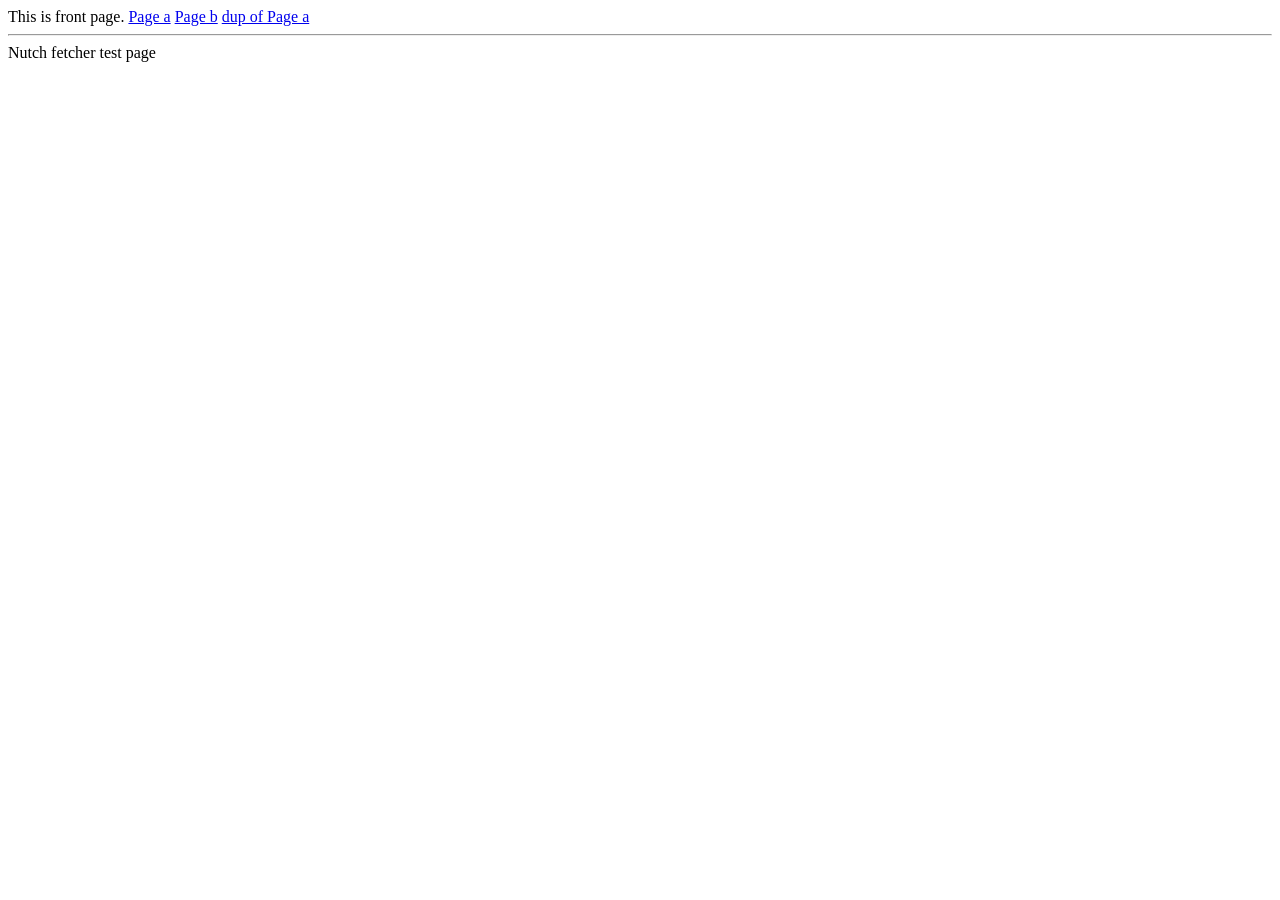
<file: nutch-demo/src/testresources/fetch-test-site/index.html>
<html>
 <head>
  <title>front page</title>
 </head>
<body>
This is front page.
<a href="pagea.html">Page a</a>
<a href="pageb.html">Page b</a>
<a href="dup_of_pagea.html">dup of Page a</a>
<hr>
Nutch fetcher test page
</body>
</html>
</file>
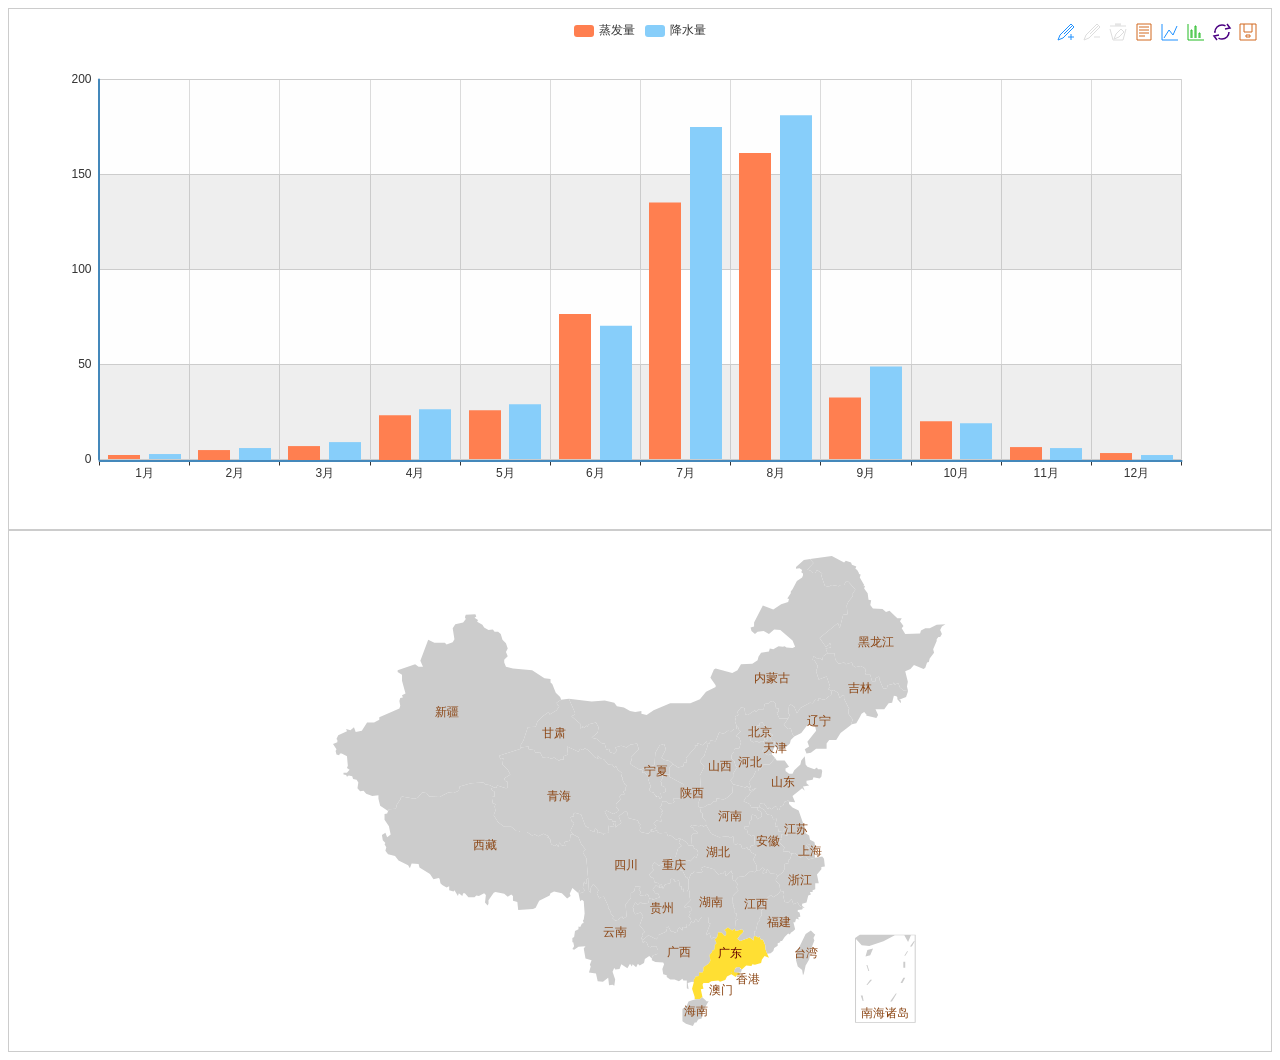
<file: webapp-demo/src/main/webapp/javascript/echarts-2.2.4/doc/example/www/index.html>
﻿<!DOCTYPE html>
<html lang="en">
<head>
    <meta charset="utf-8">
    <title>ECharts</title>
</head>

<body>
    <!--Step:1 Prepare a dom for ECharts which (must) has size (width & hight)-->
    <!--Step:1 为ECharts准备一个具备大小（宽高）的Dom-->
    <div id="main" style="height:500px;border:1px solid #ccc;padding:10px;"></div>
    <div id="mainMap" style="height:500px;border:1px solid #ccc;padding:10px;"></div>
    
    <!--Step:2 Import echarts.js-->
    <!--Step:2 引入echarts.js-->
    <script src="js/echarts.js"></script>
    
    <script type="text/javascript">
    // Step:3 conifg ECharts's path, link to echarts.js from current page.
    // Step:3 为模块加载器配置echarts的路径，从当前页面链接到echarts.js，定义所需图表路径
    require.config({
        paths: {
            echarts: './js'
        }
    });
    
    // Step:4 require echarts and use it in the callback.
    // Step:4 动态加载echarts然后在回调函数中开始使用，注意保持按需加载结构定义图表路径
    require(
        [
            'echarts',
            'echarts/chart/bar',
            'echarts/chart/line',
            'echarts/chart/map'
        ],
        function (ec) {
            //--- 折柱 ---
            var myChart = ec.init(document.getElementById('main'));
            myChart.setOption({
                tooltip : {
                    trigger: 'axis'
                },
                legend: {
                    data:['蒸发量','降水量']
                },
                toolbox: {
                    show : true,
                    feature : {
                        mark : {show: true},
                        dataView : {show: true, readOnly: false},
                        magicType : {show: true, type: ['line', 'bar']},
                        restore : {show: true},
                        saveAsImage : {show: true}
                    }
                },
                calculable : true,
                xAxis : [
                    {
                        type : 'category',
                        data : ['1月','2月','3月','4月','5月','6月','7月','8月','9月','10月','11月','12月']
                    }
                ],
                yAxis : [
                    {
                        type : 'value',
                        splitArea : {show : true}
                    }
                ],
                series : [
                    {
                        name:'蒸发量',
                        type:'bar',
                        data:[2.0, 4.9, 7.0, 23.2, 25.6, 76.7, 135.6, 162.2, 32.6, 20.0, 6.4, 3.3]
                    },
                    {
                        name:'降水量',
                        type:'bar',
                        data:[2.6, 5.9, 9.0, 26.4, 28.7, 70.7, 175.6, 182.2, 48.7, 18.8, 6.0, 2.3]
                    }
                ]
            });
            
            // --- 地图 ---
            var myChart2 = ec.init(document.getElementById('mainMap'));
            myChart2.setOption({
                tooltip : {
                    trigger: 'item',
                    formatter: '{b}'
                },
                series : [
                    {
                        name: '中国',
                        type: 'map',
                        mapType: 'china',
                        selectedMode : 'multiple',
                        itemStyle:{
                            normal:{label:{show:true}},
                            emphasis:{label:{show:true}}
                        },
                        data:[
                            {name:'广东',selected:true}
                        ]
                    }
                ]
            });
        }
    );
    </script>
</body>
</html>
</file>
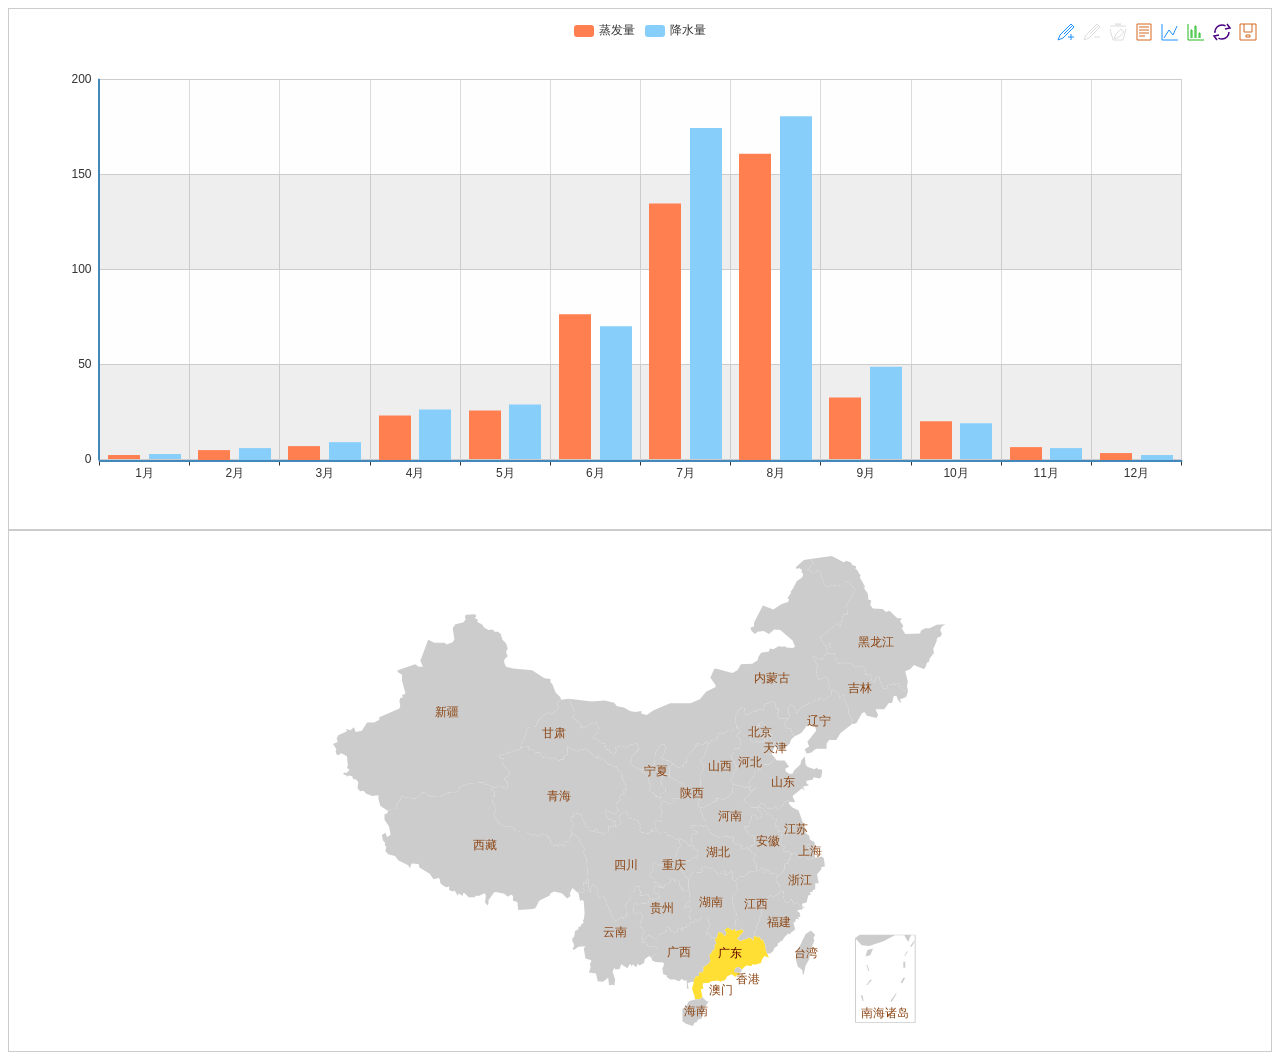
<file: webapp-demo/src/main/webapp/javascript/echarts-2.2.4/doc/example/www2/index.html>
﻿<!DOCTYPE html>
<html lang="en">
<head>
    <meta charset="utf-8">
    <title>ECharts</title>
</head>
<body>
    <!--Step:1 Prepare a dom for ECharts which (must) has size (width & hight)-->
    <!--Step:1 为ECharts准备一个具备大小（宽高）的Dom-->
    <div id="main" style="height:500px;border:1px solid #ccc;padding:10px;"></div>
    <div id="mainMap" style="height:500px;border:1px solid #ccc;padding:10px;"></div>

    <!--Step:2 Import echarts-all.js-->
    <!--Step:2 引入echarts-all.js-->
    <script src="js/echarts-all.js"></script>
    
    <script type="text/javascript">
        // Step:3 echarts & zrender as a Global Interface by the echarts-plain.js.
        // Step:3 echarts和zrender被echarts-plain.js写入为全局接口
        var myChart = echarts.init(document.getElementById('main'));
        myChart.setOption({
            tooltip : {
                trigger: 'axis'
            },
            legend: {
                data:['蒸发量','降水量']
            },
            toolbox: {
                show : true,
                feature : {
                    mark : {show: true},
                    dataView : {show: true, readOnly: false},
                    magicType : {show: true, type: ['line', 'bar']},
                    restore : {show: true},
                    saveAsImage : {show: true}
                }
            },
            calculable : true,
            xAxis : [
                {
                    type : 'category',
                    data : ['1月','2月','3月','4月','5月','6月','7月','8月','9月','10月','11月','12月']
                }
            ],
            yAxis : [
                {
                    type : 'value',
                    splitArea : {show : true}
                }
            ],
            series : [
                {
                    name:'蒸发量',
                    type:'bar',
                    data:[2.0, 4.9, 7.0, 23.2, 25.6, 76.7, 135.6, 162.2, 32.6, 20.0, 6.4, 3.3]
                },
                {
                    name:'降水量',
                    type:'bar',
                    data:[2.6, 5.9, 9.0, 26.4, 28.7, 70.7, 175.6, 182.2, 48.7, 18.8, 6.0, 2.3]
                }
            ]
        });
        
        // --- 地图 ---
        var myChart2 = echarts.init(document.getElementById('mainMap'));
        myChart2.setOption({
            tooltip : {
                trigger: 'item',
                formatter: '{b}'
            },
            series : [
                {
                    name: '中国',
                    type: 'map',
                    mapType: 'china',
                    selectedMode : 'multiple',
                    itemStyle:{
                        normal:{label:{show:true}},
                        emphasis:{label:{show:true}}
                    },
                    data:[
                        {name:'广东',selected:true}
                    ]
                }
            ]
        });
    </script>
</body>
</html>
</file>
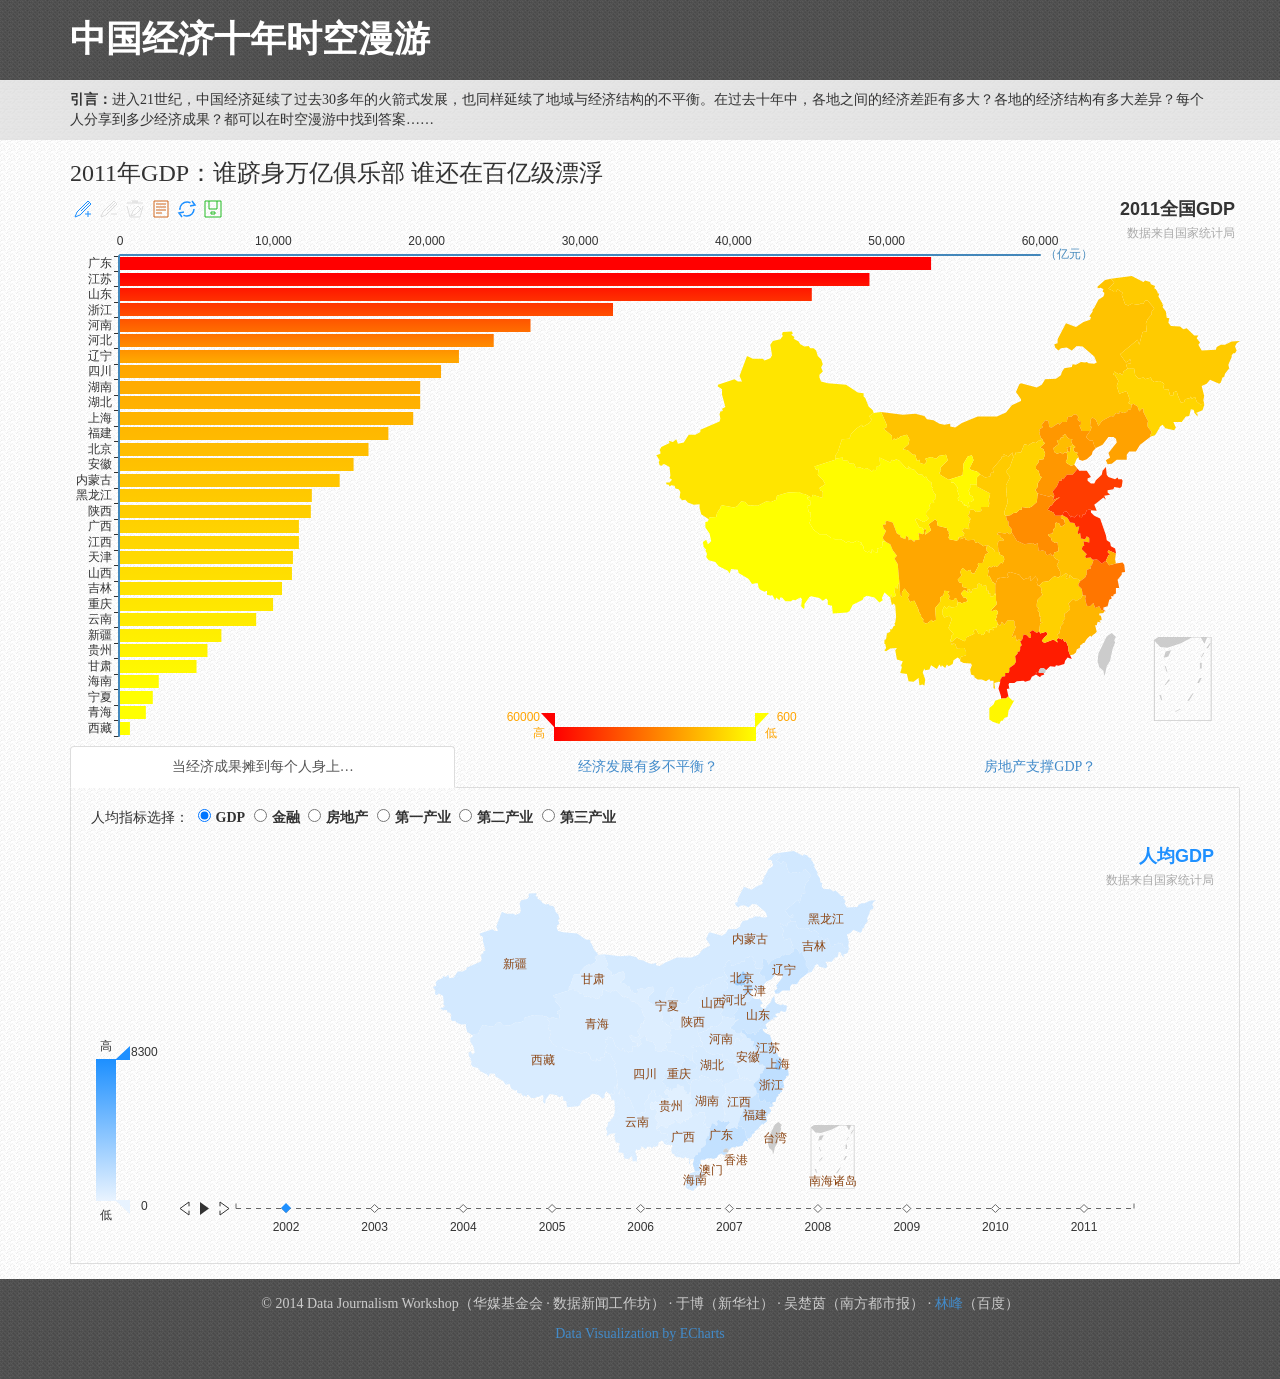
<file: webapp-demo/src/main/webapp/javascript/echarts-2.2.4/doc/example/topic/10-me-china/index.html>
﻿<!DOCTYPE html>
<html lang="en">
<head>
    <meta charset="utf-8">
    <title>中国经济十年时空漫游</title>
    <meta name="viewport" content="width=device-width, initial-scale=1.0">
    <meta name="description" content="China">
    <meta name="author" content="kener.linfeng@gmail.com">

    <link href="../../../asset/css/bootstrap.css" rel="stylesheet">
    <link href="../../../asset/css/bootstrap-responsive.css" rel="stylesheet">
    <link rel="shortcut icon" href="../../../asset/ico/favicon.png">
    <style type="text/css">
        * {
            font-family: "Microsoft YaHei" !important;
        }
        body{
            background-image: url(../../../asset/img/groovepaper.png);
            background-repeat: repeat;    
        }
        header {
            background-image: url(../../../asset/img/tweed.png);
            background-repeat: repeat;
        }
        h1 {
            color: #FFF;
            font-weight : bolder;
            margin:20px 0;
        }
        section {
            background-image: url(../../../asset/img/ticks.png);
            background-repeat: repeat;
            padding: 10px;
        }
        footer {
            height: 100px;
            background-image: url(../../../asset/img/tweed.png);
            background-repeat: repeat;
            font-size: 14px;
            color: #CCC;
            text-align: center;
            padding-top: 15px;
            margin-top:15px;
        }
        .nav.nav-tabs.nav-justified {
            margin-bottom:0;
        }
        .ctrl-wrap {
            padding:5px 20px 20px 20px;
            text-align: center;
        }
        .ctrl-content .btn{
            width: 7%;
        }
        .tab-content {
            padding:20px;
            border: 1px solid #dddddd;
            border-top: 0px;
        }
        .g2wrap {
            height:300px;
            width:33%;
            float:left;
        }
        input[type="radio"] {
            margin: -5px 5px 0;
        }
        label {
            display: inline-block;
            margin-bottom: 5px;
            font-weight: bold;
        }
        footer a:hover {
            color:#62C462
        }
    </style>
</head>

<body>
    <!-- HEADER -->
    <header>
        <div class="container">
            <h1>中国经济十年时空漫游</h1>
        </div>
    </header>
    <section>
        <div class="container">
            <strong>引言：</strong>进入21世纪，中国经济延续了过去30多年的火箭式发展，也同样延续了地域与经济结构的不平衡。在过去十年中，各地之间的经济差距有多大？各地的经济结构有多大差异？每个人分享到多少经济成果？都可以在时空漫游中找到答案……
        </div>
    </section>
    <div class="container">
        <!-- CONTAINER -->
        <div class="row">
            <div id="overview" class="span12">
                <h3>2011年GDP：谁跻身万亿俱乐部 谁还在百亿级漂浮</h3>
                <!--p>1949年中华人民共和国成立之前，中国犹如一个极度贫弱的巨人，近5亿人口，960万平方公里国土的国家，全国主要工业品最高年产量仅为：纱44.5万吨，布27.9亿米，原煤6188万吨，发电量60亿千瓦小时；粮食最高年产量也只有1.5亿吨，棉花84.9万吨。此为新中国经济发展的起步点。</p>
                <p>通过有计划地进行大规模的经济建设，50余年后的今天，中国已成为世界上最具有发展潜力的经济大国之一，人民生活也整体达到小康水平。从1953年到2005年，中国已陆续完成十个“五年计划”，并取得举世瞩目的成就，为国民经济的发展打下了坚实基础；而1979年以来的改革开放，则使中国经济得到前所未有的快速增长。进入二十一世纪后，中国经济继续保持稳步高速增长，2006年，国内生产总值超过20万亿元，增长速度达10.7%。</p-->
                <div id="g0" style="height:550px"></div>
            </div>
            <div id="graphic" class="span12">
                <!-- Nav tabs -->
                <ul class="nav nav-tabs nav-justified">
                  <li class="active">
                      <a id = "tab1" href="#main1" data-toggle="tab">当经济成果摊到每个人身上…</a></li>
                  <li><a id = "tab2" href="#main2" data-toggle="tab">经济发展有多不平衡？</a></li>
                  <li><a id = "tab3" href="#main3" data-toggle="tab">房地产支撑GDP？</a></li>
                </ul>
                <!-- Tab panes -->
                <div class="tab-content">
                    <div class="tab-pane active" id="main1">
                        <p>人均指标选择：
                            <label>
                                <input type="radio" name="optionsRadios" id="optionsRadios1" value="GDP" checked>GDP
                            </label>
                            <label>
                                <input type="radio" name="optionsRadios" id="optionsRadios2" value="Financial">金融
                            </label>
                            <label>
                                <input type="radio" name="optionsRadios" id="optionsRadios3" value="Estate">房地产
                            </label>
                            <label>
                                <input type="radio" name="optionsRadios" id="optionsRadios4" value="PI">第一产业
                            </label>
                            <label>
                                <input type="radio" name="optionsRadios" id="optionsRadios5" value="SI">第二产业
                            </label>
                            <label>
                                <input type="radio" name="optionsRadios" id="optionsRadios6" value="TI">第三产业
                            </label>
                        </p>
                        <div id="g1" style="height:400px"></div>
                        <!--ul>
                            <li>从总量上看，中国的GDP 已经名列世界前矛，GDP 总量占世界的总量接近4%.但是中国的问题最复杂的就是有13亿人口，按照中国的人均水平我们和这些发达国家的距离就大了，到去年我们人均完成的GDP 为1200多美元，这在世界上排的位置按人均水平算大概是一个什么发展阶段呢？</li>
                            <li>世界银行关于发展阶段有一个粗线条的划分：</li>
                                <ol>
                                    <li>一个国家人均GDP 的水平如果是在280美元以下，称为低收入的穷国</li>
                                    <li>一个国家的人均GDP 达到1000美元左右，叫下中等收入的发展中国家，指这个国家摆脱了贫困的陷阱，进入了经济起飞、工业化加速的时期</li>
                                    <li>如果到1600美元，叫中等收入的发展中国家</li>
                                    <li>如果到3000美元，叫上中等收入的发展中国家</li>
                                    <li>如果到了8000美元以上，叫高收入的发展中国家，指该国家以工业化为内容的现代化完成了，即所谓的现代的新兴工业化国家，再往上发展就叫后工业化时代，再做细分为中等发达国家和主要的最发达国家</li>
                                </ol>
                            <li>1978年我国人均GDP 是379元人民币，折算成美元为100美元多一点，在当时世界190多个国家排序中我国和当时著名的穷国扎依尔并列100多位，可以说是一个标准的穷国，经过二十几年改革开放的努力，我们实现了经济发展上的一个历史阶段性的突破，我们从最穷的国家上升到了1200多美元，被称为下中等收入的发展中国家，这个阶段转变的速度快不快？</li>
                        </ul-->
                    </div>
                    <div class="tab-pane" id="main2">
                        <div class="ctrl-wrap">
                            <div class="ctrl-content">
                                <button type="button" class="btn btn-success" id="2002">2002</button>
                                <button type="button" class="btn btn-info" id="2003">2003</button>
                                <button type="button" class="btn btn-info" id="2004">2004</button>
                                <button type="button" class="btn btn-info" id="2005">2005</button>
                                <button type="button" class="btn btn-info" id="2006">2006</button>
                                <button type="button" class="btn btn-info" id="2007">2007</button>
                                <button type="button" class="btn btn-info" id="2008">2008</button>
                                <button type="button" class="btn btn-info" id="2009">2009</button>
                                <button type="button" class="btn btn-info" id="2010">2010</button>
                                <button type="button" class="btn btn-info" id="2011">2011</button>
                            </div>
                        </div>
                        <div id="g20" class="g2wrap"></div>
                        <div id="g21" class="g2wrap"></div>
                        <div id="g22" class="g2wrap"></div>
                        <div id="g23" class="g2wrap"></div>
                        <div id="g24" class="g2wrap"></div>
                        <div id="g25" class="g2wrap"></div>
                        <!--ul style="padding-top:15px;clear:both">
                            <li>衡量一个国家经济发展水平的方法的指标体系现在很有争议，但无论怎么争议，用GDP这个指标从数量方面来体现一个国家经济发展已经达到的水平，尽管有它的荒谬性和局限性，但也有其不可或缺性、不可替代性。</li>
                            <li>今天我们主要从GDP水平上来看一下中国经济发展大体上现在达到的阶段。十三万六千多亿人民币按照我们现在大体上所说的1比8.3的官汇折算大约一万六千多亿美元，这样一个发展水平、总量规模在世界上大体处于什么位置呢？</li>
                            <li>我国是排在世界第六位，第一位是美国，其完成GDP的数量在数值上和我国比较接近，是十二万多亿，不同的是计量单位不一样，它是美元，我国是人民币，我国大概相当于美国的八分之一，美国GDP 占世界总量三分之一左右，最高年份达到世界总量的32%，去年大概占28%，第二位是日本，日本大概五万多亿，第三位是德国，第四位是英国，第五位是法国，如果没有意外的话经过第十一个五年计划后估计中国在总量上超过法国应该是问题不大。 </li>
                        </ul-->
                        <p style="clear:both"></p>
                    </div>
                    <div class="tab-pane" id="main3">
                        <div id="g3" style="height:400px"></div>
                        <p><i>*GDP与房地产的关系、与金融业的关系，房地产与金融业的关系，第一、二、三产业间的关系……任何两项或多项数据间均可进行比较。</i></p>
                        <!--ul>
                            <li>衡量一个国家经济发展水平的方法的指标体系现在很有争议，但无论怎么争议，用GDP这个指标从数量方面来体现一个国家经济发展已经达到的水平，尽管有它的荒谬性和局限性，但也有其不可或缺性、不可替代性。</li>
                            <li>今天我们主要从GDP水平上来看一下中国经济发展大体上现在达到的阶段。十三万六千多亿人民币按照我们现在大体上所说的1比8.3的官汇折算大约一万六千多亿美元，这样一个发展水平、总量规模在世界上大体处于什么位置呢？</li>
                            <li>我国是排在世界第六位，第一位是美国，其完成GDP的数量在数值上和我国比较接近，是十二万多亿，不同的是计量单位不一样，它是美元，我国是人民币，我国大概相当于美国的八分之一，美国GDP 占世界总量三分之一左右，最高年份达到世界总量的32%，去年大概占28%，第二位是日本，日本大概五万多亿，第三位是德国，第四位是英国，第五位是法国，如果没有意外的话经过第十一个五年计划后估计中国在总量上超过法国应该是问题不大。 </li>
                        </ul-->
                    </div>
                </div>
            </div><!--/span-->
        </div><!--/row-->
    </div>
    <!-- FOOTER -->
    <footer>
      <p>&copy; 2014 Data Journalism Workshop（华媒基金会 &middot; 数据新闻工作坊） &middot; 于博（新华社）  &middot; 吴楚茵（南方都市报）  &middot; <a href="http://weibo.com/kenerlinfeng" target="_blank">林峰</a>（百度）</p>
      <p><a href="http://echarts.baidu.com" target="_blank">Data Visualization by ECharts</a></p>
    </footer>

    <script src="../../../asset/js/jquery.js"></script>
    <script src="../../../asset/js/bootstrap-transition.js"></script>
    <script src="../../../asset/js/bootstrap-alert.js"></script>
    <script src="../../../asset/js/bootstrap-modal.js"></script>
    <script src="../../../asset/js/bootstrap-dropdown.js"></script>
    <script src="../../../asset/js/bootstrap-scrollspy.js"></script>
    <script src="../../../asset/js/bootstrap-tab.js"></script>
    <script src="../../../asset/js/bootstrap-tooltip.js"></script>
    <script src="../../../asset/js/bootstrap-popover.js"></script>
    <script src="../../../asset/js/bootstrap-button.js"></script>
    <script src="../../../asset/js/bootstrap-collapse.js"></script>
    <script src="../../../asset/js/bootstrap-carousel.js"></script>
    <script src="../../../asset/js/bootstrap-typeahead.js"></script>
    <!-- core -->
    <script src="../../www/js/echarts.js"></script>
    <script src="./js/data-formatter.js"></script>
    <script src="./js/data-a-china.js"></script>
    <script src="./js/data-china.js"></script>
    <script src="./js/option0.js"></script>
    <script src="./js/option1.js"></script>
    <script src="./js/option2.js"></script>
    <script src="./js/option3.js"></script>
    <script src="./js/djws.js"></script>
</body>
</html>
</file>
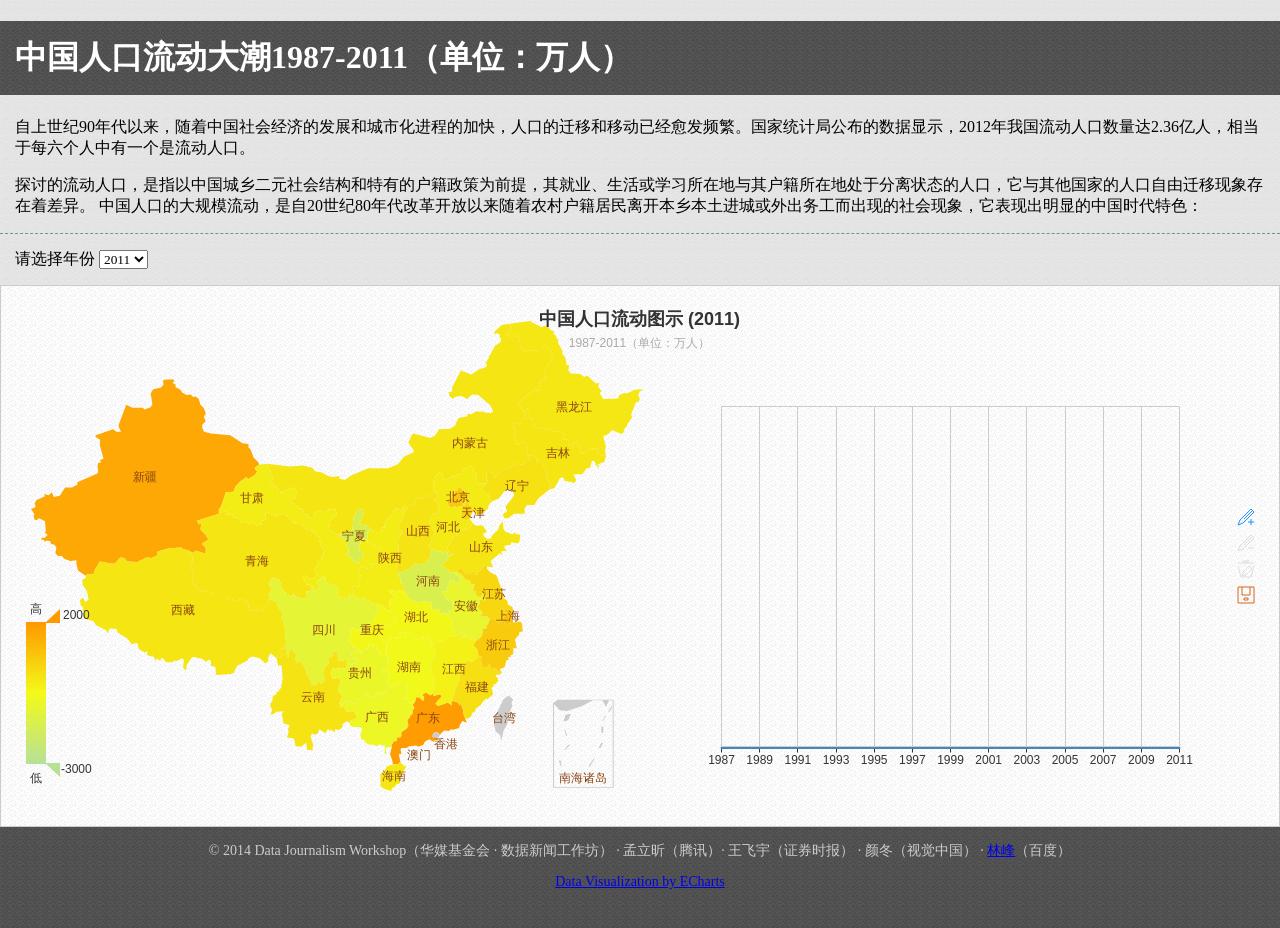
<file: webapp-demo/src/main/webapp/javascript/echarts-2.2.4/doc/example/topic/24-population-china/index.html>
<!DOCTYPE html>
<html lang="en">
<head>
<meta http-equiv="Content-Type" content="text/html; charset=UTF-8" />
<link rel="shortcut icon" href="../../../asset/ico/favicon.png">
<title>中国人口流动大潮</title>
<style type="text/css">
* {
    font-family: "Microsoft YaHei" !important;
}
h1 {
    font-family: "Microsoft YaHei";
    font-weight: bold;
    color: #FFF;
    background-color: #000;
    border: 5px none #000;
    background-image: url(../../../asset/img/tweed.png);
    background-repeat: repeat;
    padding-right: 15px;
    padding-bottom: 15px;
    padding-left: 15px;
    padding-top: 15px;
}

p {
    padding: 0 15px;
}
    
.select_box {
    border-top-width: 1px;
    border-top-style: dashed;
    border-top-color: #699;
    padding-top: 15px;
    padding-bottom: 15px;
    padding-right: 15px;
    padding-left: 15px;
}
body {
    background-image: url(../../../asset/img/ticks.png);
    background-repeat: repeat;
    margin-left: 0px;
    margin-top: 0px;
    margin-right: 0px;
    margin-bottom: 0px;
}

#main{
    background-image: url(../../../asset/img/groovepaper.png);
    background-repeat: repeat;    
    }

.footer {
    height: 100px;
    background-image: url(../../../asset/img/tweed.png);
    background-repeat: repeat;
    font-family: "Microsoft YaHei";
    font-size: 14px;
    color: #CCC;
    text-align: center;
    padding-top: 1px;
}
.footer a:hover {
    color:#62C462
}
</style>
</head>

<body>
<h1>中国人口流动大潮1987-2011（单位：万人）</h1>
<p>自上世纪90年代以来，随着中国社会经济的发展和城市化进程的加快，人口的迁移和移动已经愈发频繁。国家统计局公布的数据显示，2012年我国流动人口数量达2.36亿人，相当于每六个人中有一个是流动人口。</p>
<p>探讨的流动人口，是指以中国城乡二元社会结构和特有的户籍政策为前提，其就业、生活或学习所在地与其户籍所在地处于分离状态的人口，它与其他国家的人口自由迁移现象存在着差异。
中国人口的大规模流动，是自20世纪80年代改革开放以来随着农村户籍居民离开本乡本土进城或外出务工而出现的社会现象，它表现出明显的中国时代特色：</p>
<div class="select_box"><form id="form1" name="form1" method="post" action="">
  <label for="year">请选择年份</label>
  <select name="year" id="year">
    <option>1987</option>
    <option>1988</option>
    <option>1989</option>
    <option>1990</option>
    <option>1991</option>
    <option>1992</option>
    <option>1993</option>
    <option>1994</option>
    <option>1995</option>
    <option>1996</option>
    <option>1997</option>
    <option>1998</option>
    <option>1999</option>
    <option>2000</option>
    <option>2001</option>
    <option>2002</option>
    <option>2003</option>
    <option>2004</option>
    <option>2005</option>
    <option>2006</option>
    <option>2007</option>
    <option>2008</option>
    <option>2009</option>
    <option>2010</option>
    <option selected="selected">2011</option>
  </select>
</form></div>

<div id="main" style="height:500px;border:1px solid #ccc;padding:20px;"></div>
    <script src="../../www/js/echarts.js"></script>
    <script src="js/data-people.js"></script>
    <script type="text/javascript">
    require.config({
        paths:{ 
            echarts: '../../www/js'
        }
    });
    var myChart;
    var colorList;
    require(
        [
            'echarts',
            'echarts/chart/bar',
            'echarts/chart/line',
            'echarts/chart/map'
        ],
        function (ec) {
            colorList = require('zrender/tool/color').getGradientColors(
                ['red','yellow','lightskyblue'], 10
            );
            //console.log(colorList)
            myChart = ec.init(document.getElementById('main'));
            //myChart.setOption(option);
            yearSelector.onchange();
            window.onresize = myChart.resize;
            var ecConfig = require('echarts/config');
            myChart.on(ecConfig.EVENT.MAP_SELECTED, mapSelected);
        }
    );
    
    var selected;
    function mapSelected(param){
        selected = param.selected;
        var mapSeries = option.series[0];
        var data = [];
        var legendData = [];
        var legendData = [];
        var name;
        option.series = option.series.slice(0,1);
        for (var p = 0, len = mapSeries.data.length; p < len; p++) {
            name = mapSeries.data[p].name;
            mapSeries.data[p].selected = selected[name];
            if (selected[name]) {
                //option.yAxis[0].name = name + ' 人口流动情况';
                var tarIdx;
                for (var i = 0, l = pList.length; i < l; i++) {
                    if (pList[i] == name) {
                        tarIdx = i;
                        break;
                    }
                }
                for (var i = 1987; i <= 2011; i++) {
                    data.push(dataPeople[i][tarIdx]);
                }
                option.series.push({
                    name : name,
                    type:'line',
                    tooltip: {
                        trigger: 'axis'
                    },
                    data: data
                });
                legendData.push(name);
                data = [];
            }
        }
        //option.series[1].data = data;
        option.legend.data = legendData;
        myChart.setOption(option, true);
    }
    
    var yearSelector = document.getElementById('year');
    yearSelector.onchange = function (e){
        var curYear = yearSelector.selectedOptions[0].innerHTML;
        option.title.text = '中国人口流动图示 (' + curYear + ')';
        var max = dataPeople[curYear + 'max'];
        var min = dataPeople[curYear + 'min'];
        var gap = (max - min) / 5;
        /*
        var legendData = [
            Math.round(min + 4 * gap) + '以上',
            Math.round(min + 3 * gap) + ' ~' + Math.round(min + 4 * gap),
            Math.round(min + 2 * gap) + ' ~' + Math.round(min + 3 * gap),
            Math.round(min + gap) + ' ~' + Math.round(min + 2 * gap),
            Math.round(min + gap) + '以下',
        ];
        option.legend.data = legendData;
        */
        option.dataRange.max = max;
        option.dataRange.min = min;
        if (min >= 0) {
            //双正
            option.dataRange.color = [colorList[0], colorList[10]];
            /*
            option.color = require('zrender/tool/color').getStepColors(
                colorList[0], colorList[10], 5
            )
            */
            //option.color = [colorList[0], colorList[2], colorList[4], colorList[7], colorList[10]];
        }
        else if (max >= 0 && min <= 0) {
            //正负
            var first = Math.round(10 - max / (max - min) * 10);
            var end = Math.round(min / (min - max) * 10 + 10);
            option.dataRange.color = [
                colorList[first], 
                colorList[Math.round((end - first) / 2 + first)],
                colorList[end]
            ];
            //console.log(first,end);
            /*
            option.color = [
                colorList[first], colorList[first + 2], 
                option.dataRange.color[1], 
                colorList[end - 2], colorList[end]
            ];
            */
        }
        else {
            //双负
            option.dataRange.color = [colorList[11], colorList[20]];
            /*
            option.color = require('zrender/tool/color').getStepColors(
                colorList[11], colorList[20], 5
            )
            */
            //option.color = [colorList[11], colorList[13], colorList[15], colorList[17], colorList[20]];
        }
        //console.log(option.color,option.dataRange.color)
        
        option.series[0].data = dataPeople[curYear];
        /*
        for (var i = 0; i <= 4; i++) {
            option.series[i + 1].name = legendData[i];
        }
        */
        if (selected) {
            mapSelected({selected:selected});
        }
        else{
            myChart.setOption(option, true);
        }
    }
    </script>
<div class="footer">
    <p>&copy; 2014 Data Journalism Workshop（华媒基金会 &middot; 数据新闻工作坊） &middot; 孟立昕（腾讯）&middot; 王飞宇（证券时报） &middot; 颜冬（视觉中国） &middot; <a href="http://weibo.com/kenerlinfeng" target="_blank">林峰</a>（百度）</p> 
    <p><a href="http://echarts.baidu.com" target="_blank">Data Visualization by ECharts</a></p>
</div>
</body>
</html>
</file>
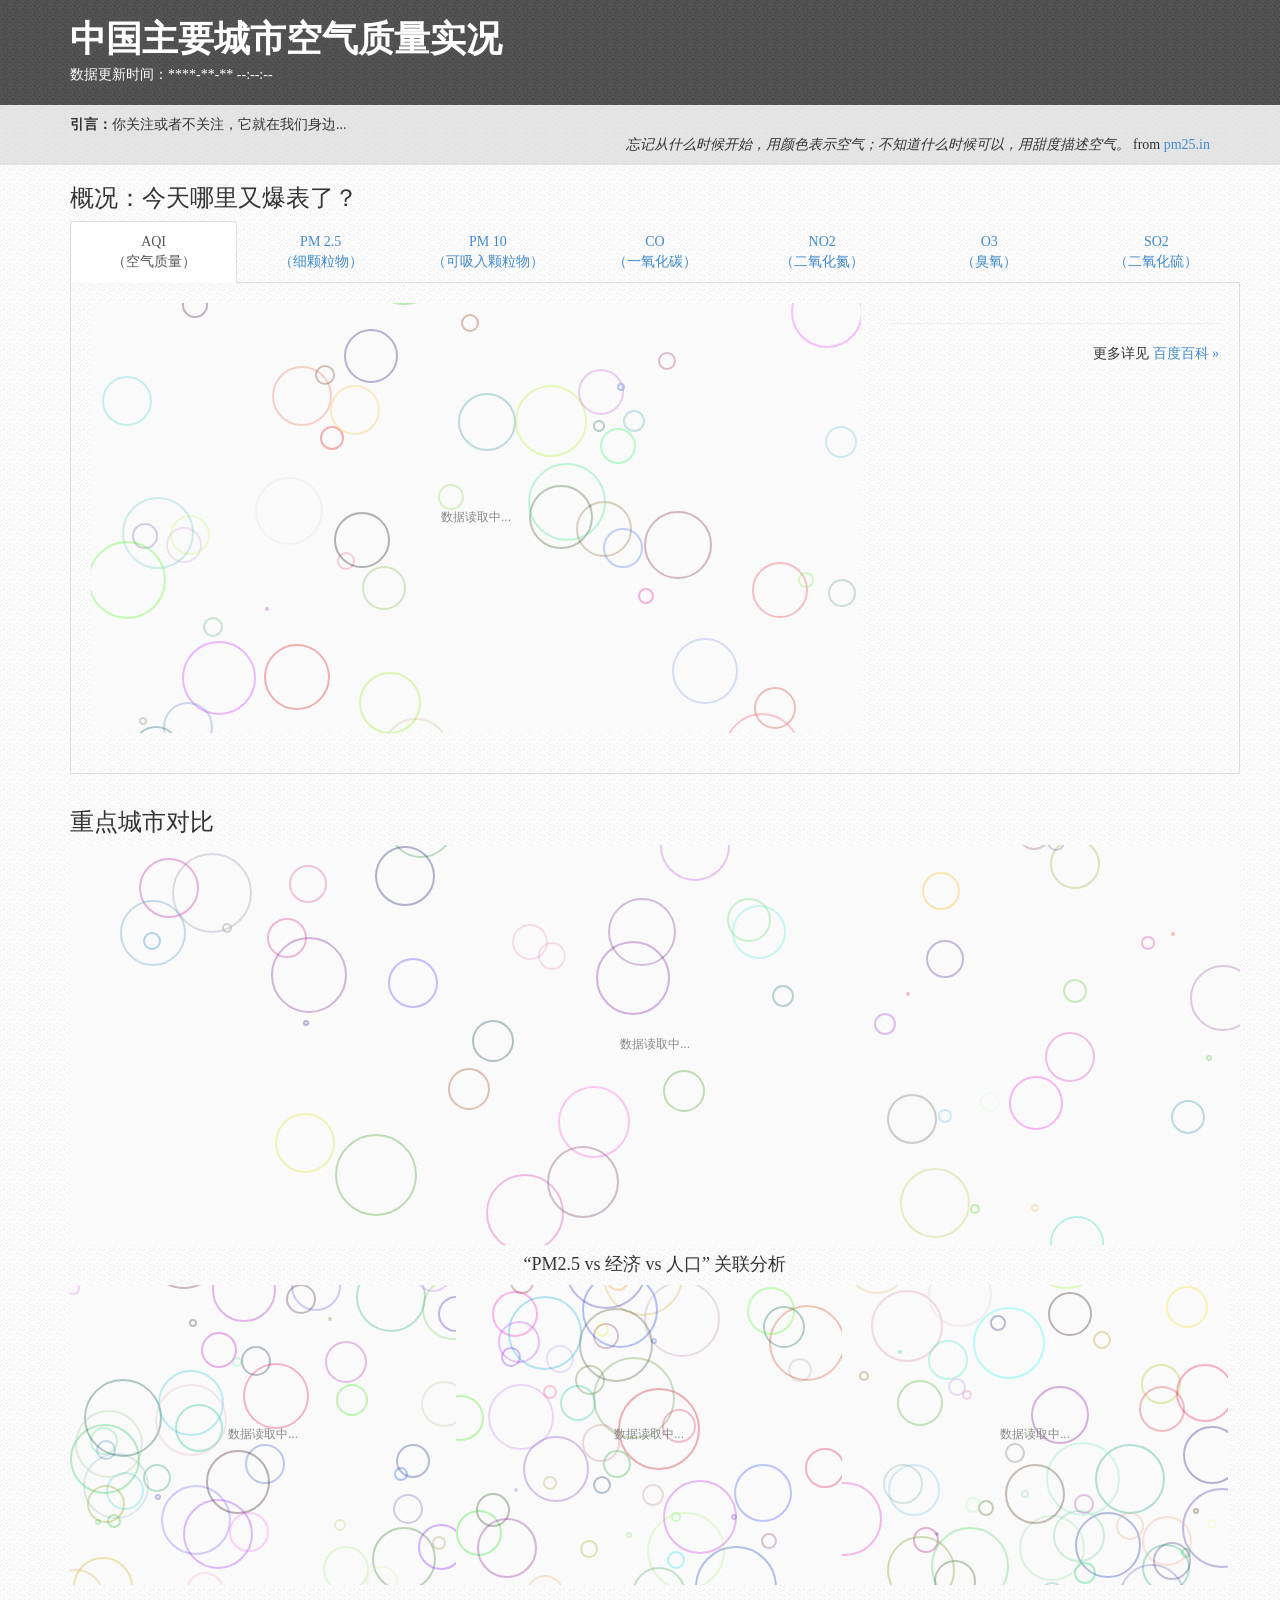
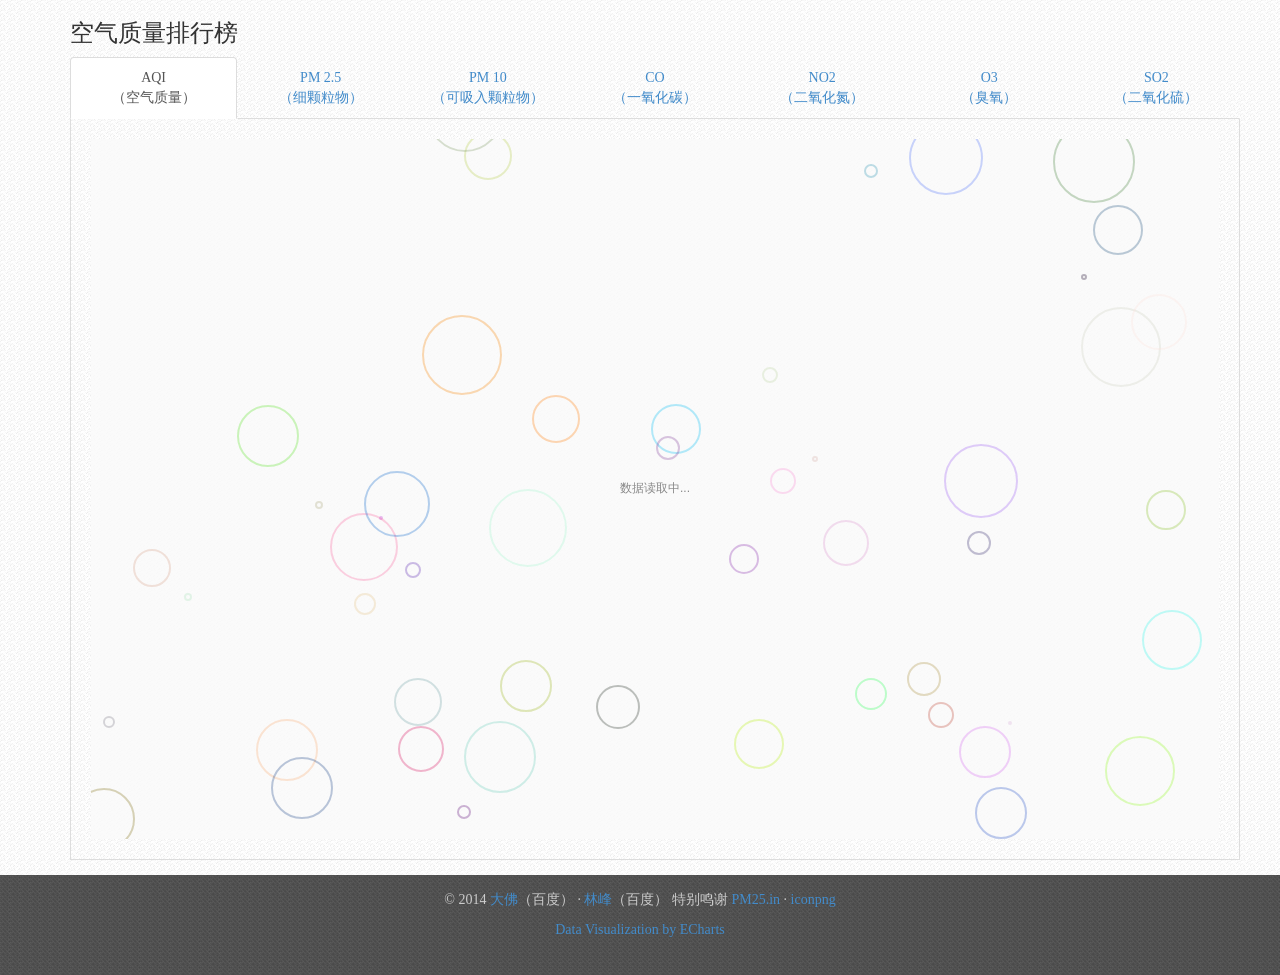
<file: webapp-demo/src/main/webapp/javascript/echarts-2.2.4/doc/example/topic/aqi-china/index.html>
﻿<!DOCTYPE html>
<html lang="en">
<head>
    <meta charset="utf-8">
    <title>中国城市空气质量实况</title>
    <meta name="viewport" content="width=device-width, initial-scale=1.0">
    <meta name="description" content="China">
    <meta name="author" content="kener.linfeng@gmail.com">

    <link href="../../../asset/css/bootstrap.css" rel="stylesheet">
    <link href="../../../asset/css/bootstrap-responsive.css" rel="stylesheet">
    <link rel="shortcut icon" href="../../../asset/ico/favicon.png">
    <style type="text/css">
        * {
            font-family: "Microsoft YaHei" !important;
        }
        body{
            background-image: url(../../../asset/img/groovepaper.png);
            background-repeat: repeat;    
        }
        header {
            background-image: url(../../../asset/img/tweed.png);
            background-repeat: repeat;
        }
        h1 {
            color: #FFF;
            font-weight : bolder;
            margin:20px 0 5px 0;
        }
        header p {
            color: #FFF;
            margin-bottom: 20px;
        }
        section {
            background-image: url(../../../asset/img/ticks.png);
            background-repeat: repeat;
            padding: 10px;
        }
        footer {
            height: 100px;
            background-image: url(../../../asset/img/tweed.png);
            background-repeat: repeat;
            font-size: 14px;
            color: #CCC;
            text-align: center;
            padding-top: 15px;
            margin-top:15px;
        }
        .nav.nav-tabs.nav-justified {
            margin-bottom:0;
        }
        .ctrl-wrap {
            padding:20px 20px 0 20px;
            text-align: center;
            border-left: 1px solid #dddddd;
            border-right: 1px solid #dddddd;
        }
        .ctrl-content .btn{
            width: 7%;
        }
        .tab-content {
            padding:20px;
            border: 1px solid #dddddd;
            border-top: 0px;
        }
        .g2wrap {
            height:300px;
            width:33%;
            float:left;
        }
        input[type="radio"] {
            margin: -5px 5px 0;
        }
        label {
            display: inline-block;
            margin-bottom: 5px;
            font-weight: bold;
        }
        footer a:hover {
            color:#62C462
        }
    </style>
</head>

<body>
    <!-- HEADER -->
    <header>
        <div class="container">
            <h1>中国主要城市空气质量实况</h1>
            <p>数据更新时间：<span id="time">****-**-** --:--:--</span></p>
        </div>
    </header>
    <section>
        <div class="container">
            <strong>引言：</strong>你关注或者不关注，它就在我们身边...
            <div style="text-align: right"><i>忘记从什么时候开始，用颜色表示空气；不知道什么时候可以，用甜度描述空气。</i> from <a href="http://www.pm25.in/" target="_blank">pm25.in</a></div>
        </div>
    </section>
    <div class="container">
        <!-- CONTAINER -->
        <div class="row">
            <div id="overview" class="span12">
                <h3>概况：今天哪里又爆表了？</h3>
                <!-- Nav tabs -->
                <ul class="nav nav-tabs nav-justified">
                    <li class="active">
                        <a id = "o-aqi" href="#main0" data-toggle="tab">AQI<br/>（空气质量）</a></li>
                    <li><a id = "o-pm25" href="#main0" data-toggle="tab">PM 2.5<br/>（细颗粒物）</a></li>
                    <li><a id = "o-pm10" href="#main0" data-toggle="tab">PM 10<br/>（可吸入颗粒物）</a></li>
                    <li><a id = "o-co" href="#main0" data-toggle="tab">CO<br/>（一氧化碳）</a></li>
                    <li><a id = "o-no2" href="#main0" data-toggle="tab">NO2<br/>（二氧化氮）</a></li>
                    <li><a id = "o-o3" href="#main0" data-toggle="tab">O3<br/>（臭氧）</a></li>
                    <li><a id = "o-so2" href="#main0" data-toggle="tab">SO2<br/>（二氧化硫）</a></li>
                </ul>
                <div class="tab-content" id="main0">
                    <div class="span8" style="margin:0 30px 0 0">
                        <div id="g0" style="height:430px"></div>
                    </div>
                    <div style="min-height:430px;">
                        <h4 id="overview-head"></h4><hr>
                        <p id="overview-content"></p>
                        <p style="text-align: right">更多详见 <a id="overview-link" target="_blank">百度百科 »</a></p>
                    </div>
                </div>
            </div>
            <div class="span12" style="margin-top:15px;">
                <h3>重点城市对比</h3>
                <div id="g1" style="height:400px"></div>
                <h4 style="text-align: center">“PM2.5 vs 经济 vs 人口” 关联分析</h4>
                <div id="g20" class="g2wrap"></div>
                <div id="g21" class="g2wrap"></div>
                <div id="g22" class="g2wrap"></div>
            </div>
            <div class="span12" style="margin-top:15px;">
                <h3>空气质量排行榜</h3>
                <!-- Nav tabs -->
                <ul class="nav nav-tabs nav-justified">
                    <li class="active">
                        <a id = "r-aqi" href="#main3" data-toggle="tab">AQI<br/>（空气质量）</a></li>
                    <li><a id = "r-pm25" href="#main3" data-toggle="tab">PM 2.5<br/>（细颗粒物）</a></li>
                    <li><a id = "r-pm10" href="#main3" data-toggle="tab">PM 10<br/>（可吸入颗粒物）</a></li>
                    <li><a id = "r-co" href="#main3" data-toggle="tab">CO<br/>（一氧化碳）</a></li>
                    <li><a id = "r-no2" href="#main3" data-toggle="tab">NO2<br/>（二氧化氮）</a></li>
                    <li><a id = "r-o3" href="#main3" data-toggle="tab">O3<br/>（臭氧）</a></li>
                    <li><a id = "r-so2" href="#main3" data-toggle="tab">SO2<br/>（二氧化硫）</a></li>
                </ul>
                <div class="tab-content" id="main3">
                    <div id="g3" style="height:700px"></div>
                </div>
            </div><!--/span-->
        </div><!--/row-->
    </div>
    <!-- FOOTER -->
    <footer>
      <p>&copy; 2014 <a href="http://weibo.com/wfsr" target="_blank">大佛</a>（百度）  &middot; <a href="http://weibo.com/kenerlinfeng" target="_blank">林峰</a>（百度） 特别鸣谢 <a href="http://www.pm25.in/" target="_blank">PM25.in</a> &middot; <a href="http://www.iconpng.com/" target="_blank">iconpng</a></p>
      <p><a href="http://echarts.baidu.com" target="_blank">Data Visualization by ECharts</a></p>
    </footer>

    <script src="../../../asset/js/jquery.js"></script>
    <script src="../../../asset/js/bootstrap-transition.js"></script>
    <script src="../../../asset/js/bootstrap-alert.js"></script>
    <script src="../../../asset/js/bootstrap-modal.js"></script>
    <script src="../../../asset/js/bootstrap-dropdown.js"></script>
    <script src="../../../asset/js/bootstrap-scrollspy.js"></script>
    <script src="../../../asset/js/bootstrap-tab.js"></script>
    <script src="../../../asset/js/bootstrap-tooltip.js"></script>
    <script src="../../../asset/js/bootstrap-popover.js"></script>
    <script src="../../../asset/js/bootstrap-button.js"></script>
    <script src="../../../asset/js/bootstrap-collapse.js"></script>
    <script src="../../../asset/js/bootstrap-carousel.js"></script>
    <script src="../../../asset/js/bootstrap-typeahead.js"></script>
    <!-- core -->
    <script src="../../www/js/echarts.js"></script>
    <script src="./js/option0.js"></script>
    <script src="./js/option1.js"></script>
    <script src="./js/option2.js"></script>
    <script src="./js/option3.js"></script>
    <script src="./js/china_city_geo.js"></script>
    <script src="./js/data.js"></script>
    <script src="./js/main.js"></script>
</body>
</html>
</file>
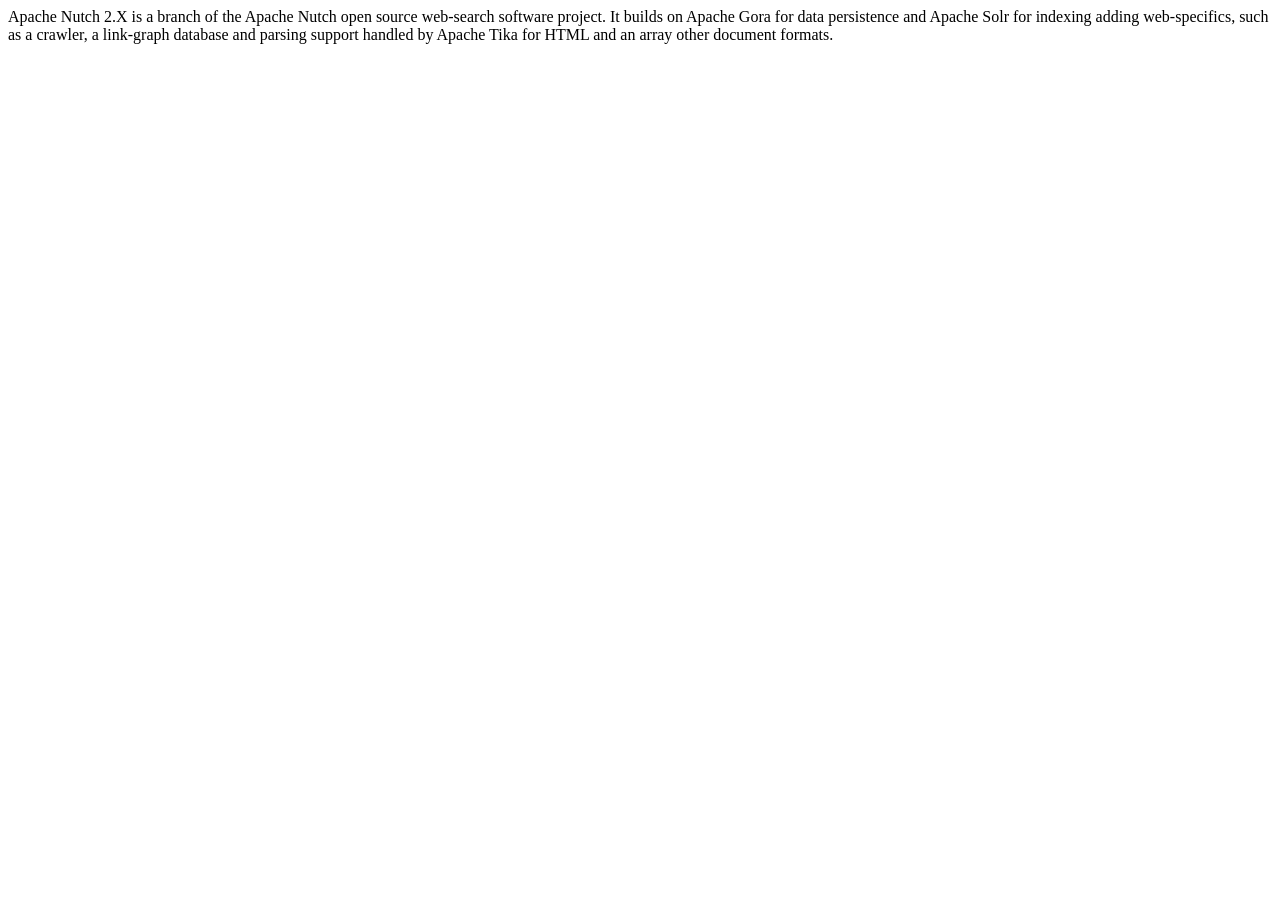
<file: nutch-demo/src/java/overview.html>
<html>
<head>
   <title>Apache Nutch</title>
</head>
<body>
<p>Apache Nutch 2.X is a branch of the Apache Nutch open
source web-search software project. It builds on Apache Gora for data
persistence and Apache Solr for indexing adding web-specifics, such as
a crawler, a link-graph database and parsing support handled by Apache
Tika for HTML and an array other document formats.</p>
</body>
</html>
</file>
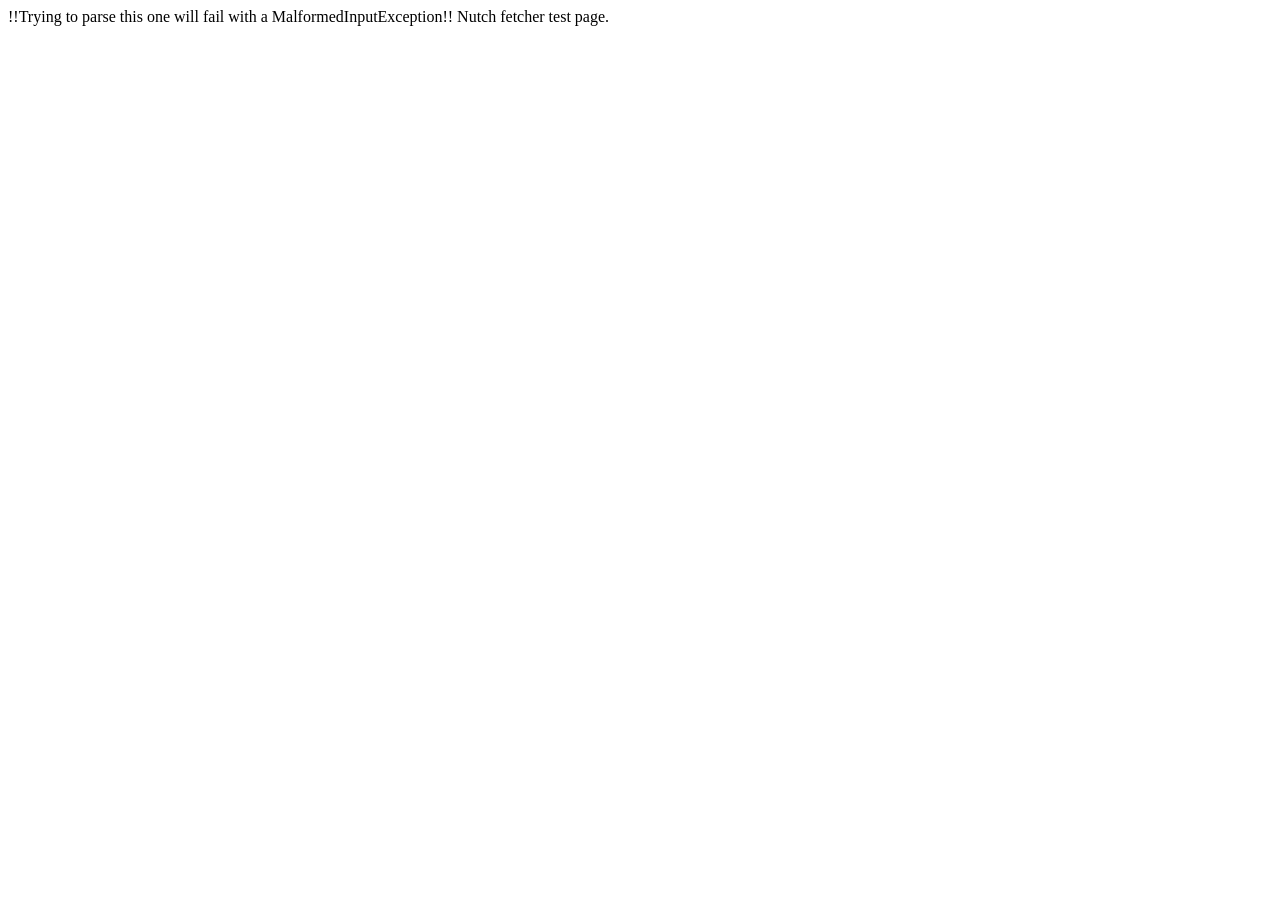
<file: nutch-demo/src/testresources/fetch-test-site/exception.html>
<!DOCTYPE HTML PUBLIC "-//W3C//DTD HTML 4.0 Transitional//EN">
<HTML>
<HEAD>
<TITLE>Exception</TITLE>
<META http-equiv="Content-Type" content="text/html; charset=unicode">
</HEAD>
<BODY>
!!Trying to parse this one will fail with a MalformedInputException!!

Nutch fetcher test page.
</BODY>
</HTML>
</file>
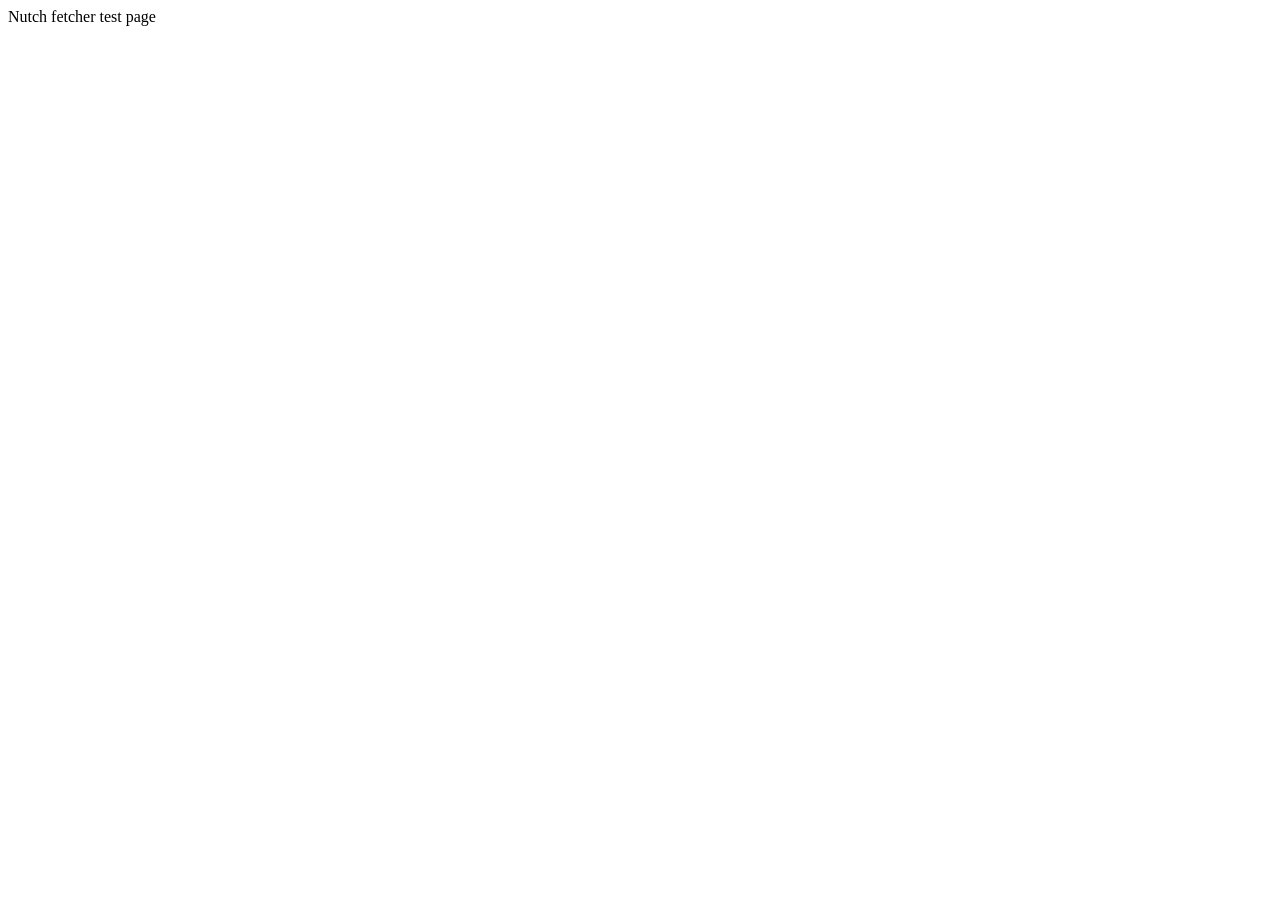
<file: nutch-demo/src/testresources/fetch-test-site/nested_spider_trap.html>
<html>
<head>
<title>nested spider trap</title>
</head>

<body>Nutch fetcher test page
<table>
  <tr> 
    <td>
<i><b><i><b><i><b><i><b><i><b><i><b><i><b><i><b><i><b></b></i></b></i></b></i></b></i></b></i></b></i></b></i></b></i></b></i> 
<b><i><b><i><b><i><b><i><b><i><b><i><b><i><b><i><b><i><b><i><b><i><b><i><b><i><b><i><b><i><b><i><b><i><b><i><b><i><b><i><b><i><b><i><b><i><b><i><b><i><b><i><b><i><b><i><b><i><b><i><b><i><b><i><b><i><b><i><b><i><b><i><b><i><b><i><b><i><b><i><b><i><b><i><b><i><b><i><b><i><b><i><b><i><b><i><b><i><b><i><b><i><b><i><b></b></i></b></i></b></i></b></i></b></i></b></i></b></i></b></i></b></i></b></i></b></i></b></i></b></i></b></i></b></i></b></i></b></i></b></i></b></i></b></i></b></i></b></i></b></i></b></i></b></i></b></i></b></i></b></i></b></i></b></i></b></i></b></i></b></i></b></i></b></i></b></i></b></i></b></i></b></i></b></i></b></i></b></i></b></i></b></i></b></i></b></i></b></i></b></i></b></i></b></i></b></i></b></i></b> 
<i><b><i><b><i><b><i><b><i><b><i><b><i><b><i><b><i><b><i><b><i><b><i><b><i><b><i><b><i><b><i><b><i><b><i><b><i><b><i><b><i><b><i><b><i><b><i><b><i><b><i><b><i><b><i><b><i><b><i><b><i><b><i><b><i><b><i><b><i><b><i><b><i><b><i><b><i><b><i><b><i><b><i><b><i><b><i><b><i><b><i><b><i><b><i><b><i><b><i><b><i><b><i><b><i><b><i><b><i><b><i><b><i><b><i><b><i><b><i><b><i><b><i><b><i><b><i><b><i><b><i><b><i><b><i><b><i><b><i><b><i><b><i><b><i><b><i><b><i><b><i><b><i><b><i><b><i><b><i><b><i><b><i><b><i><b><i><b><i><b><i><b><i><b><i><b><i><b><i><b><i><b><i><b><i><b><i><b><i><b><i><b><i><b><i><b><i><b><i><b><i><b><i><b><i><b><i><b><i><b><i><b><i><b><i><b><i><b><i><b><i><b><i><b><i><b><i><b><i><b><i><b><i><b><i><b><i><b><i><b><i><b><i><b><i><b><i><b><i><b><i><b><i><b><i><b><i><b><i><b><i><b><i><b><i><b><i><b><i><b><i><b><i><b><i><b><i><b><i><b><i><b><i><b><i><b><i><b><i><b><i><b><i><b><i><b><i><b><i><b><i><b><i><b><i><b></b></i></b></i></b></i></b></i></b></i></b></i></b></i></b></i></b></i></b></i></b></i></b></i></b></i></b></i></b></i></b></i></b></i></b></i></b></i></b></i></b></i></b></i></b></i></b></i></b></i></b></i></b></i></b></i></b></i></b></i></b></i></b></i></b></i></b></i></b></i></b></i></b></i></b></i></b></i></b></i></b></i></b></i></b></i></b></i></b></i></b></i></b></i></b></i></b></i></b></i></b></i></b></i></b></i></b></i></b></i></b></i></b></i></b></i></b></i></b></i></b></i></b></i></b></i></b></i></b></i></b></i></b></i></b></i></b></i></b></i></b></i></b></i></b></i></b></i></b></i></b></i></b></i></b></i></b></i></b></i></b></i></b></i></b></i></b></i></b></i></b></i></b></i></b></i></b></i></b></i></b></i></b></i></b></i></b></i></b></i></b></i></b></i></b></i></b></i></b></i></b></i></b></i></b></i></b></i></b></i></b></i></b></i></b></i></b></i></b></i></b></i></b></i></b></i></b></i></b></i></b></i></b></i></b></i></b></i></b></i></b></i></b></i></b></i></b></i></b></i></b></i></b></i></b></i></b></i></b></i></b></i></b></i></b></i></b></i></b></i></b></i></b></i></b></i></b></i></b></i></b></i></b></i></b></i></b></i></b></i></b></i></b></i></b></i></b></i></b></i></b></i></b></i></b></i> 
<i><b><i><b><b><i><b><i><b><i><b><i><b><i><b><i><b><i><b><i><b><i><b><i><b><i><b><i><b><i><b><i><b><i><b><i><b><i><b><i><b><i><b><i><b><i><b><i><b><i><b><i><b><i><b><i><b><i><b><i><b><i><b><i><b><i><b><i><b><i><b><i><b><i><b><i><b><i><b><i><b><i><b><i><b><i><b><i><b><i><b><i><b><i><b><i><b><i><b><i><b><i><b><i><b><i><b><i><b><i><b><i><b><i><b><i><b><i><b><i><b><i><b><i><b><i><b><i><b><i><b><i><b><i><b><i><b><i><b><i><b><i><b><i><b><i><b><i><b><i><b><i><b><i><b><i><b><i><b><i><b><i><b><i><b><i><b><i><b><i><b><i><b><i><b><i><b><i><b><i><b><i><b><i><b><i><b><i><b><i><b><i><b><i><b><i><b><i><b><i><b><i><b><i><b><i><b><i><b></b></i></b></i></b></i></b></i></b></i></b></i></b></i></b></i></b></i></b></i></b></i></b></i></b></i></b></i></b></i></b></i></b></i></b></i></b></i></b></i></b></i></b></i></b></i></b></i></b></i></b></i></b></i></b></i></b></i></b></i></b></i></b></i></b></i></b></i></b></i></b></i></b></i></b></i></b></i></b></i></b></i></b></i></b></i></b></i></b></i></b></i></b></i></b></i></b></i></b></i></b></i></b></i></b></i></b></i></b></i></b></i></b></i></b></i></b></i></b></i></b></i></b></i></b></i></b></i></b></i></b></i></b></i></b></i></b></i></b></i></b></i></b></i></b></i></b></i></b></i></b></i></b></i></b></i></b></i></b></i></b></i></b></i></b></i></b></i></b></i></b></i></b></i></b></i></b></i></b></i></b></i></b></i></b></i></b></i></b></i></b></i></b></i></b></i></b></i></b></i></b></i></b></i></b></b></i></b></i> 
<b><i><b><i><b><i><b><i><b><i><b><i><b><i><b><i><b><i><b><i><b><i><b><i><b><i><b><i><b><i><b><i><b><i><b><i><b><i><b><i><b><i><b><i><b><i><b><i><b><i><b><i><b><i><b><i><b><i><b><i><b><i><b><i><b><i><b><i><b><i><b><i><b><i><b><i><b><i><b><i><b><i><b><i><b><i><b><i><b><i><b><i><b><i><b><i><b><i><b><i><b><i><b><i><b><i><b><i><b><i><b><i><b><i><b><i><b><i><b><i><b><i><b><i><b><i><b><i><b><i><b><i><b><i><b><i><b><i><b><i><b><i><b><i><b><i><b><i><b><i><b><i><b><i><b><i><b><i><b><i><b><i><b><i><b><i><b><i><b><i><b><i><b><i><b><i><b><i><b><i><b><i><b><i><b><i><b><i><b><i><b><i><b><i><b><i><b><i><b><i><b><i><b><i><b><i><b><i><b><i><b><i><b><i><b><i><b><i><b><i><b><i><b><i><b><i><b><i><b><i><b><i><b><i><b><i><b><i><b><i><b><i><b><i><b><i><b><i><b><i><b><i><b><i><b><i><b><i><b><i><b><i><b><i><b><i><b><i><b><i><b><i><b><i><b><i><b><i><b><i><b><i><b><i><b><i><b><i><b><i><b><i><b><i><b><i><b><i><b><i><b><i><b><i><b><i><b><i><b><i><b><i><b><i><b><i><b><i><b><i><b><i><b><i><b><i><b><i><b><i><b><i><b><i><b><i><b><i><b><i><b><i><b><i><b><i><b><i><b><i><b><i><b><i><b><i><b><i><b><i><b><i><b><i><b><i><b><i><b><i><b><i><b><i><b><i><b><i><b><i><b><i><b><i><b><i><b><i><b><i><b><i><b><i><b><i><b><i><b><i><b><i><b><i><b><i><b><i><b><i><b><i><b><i><b><i><b><i><b><i><b><i><b><i><b><i><b><i><b><i><b><i><b><i><b><i><b><i><b><i><b><i><b><i><b><i><b><i><b><i><b><i><b><i><b><i><b><i><b><i><b><i><b><i><b><i><b><i><b><i><b><i><b><i><b><i><b><i><b><i><b><i><b><i><b><i><b><i><b><i><b><i><b><i><b><i><b><i><b><i><b><i><b><i><b><i><b><i><b><i><b><i><b><i><b><i><b><i><b><i><b><i><b><i><b><i><b><i><b><i><b><i><b><i><b><i><b><i><b><i><b><i><b><i><b><i><b><i><b><i><b><i><b><i><b><i><b><i><b><i><b><i><b><i><b><i><b><i><b><i><b><i><b><i><b><i><b><i><b><i><b><i><b><i><b><i><b><i><b><i><b><i><b><i><b><i><b><i><b><i><b><i><b><i><b><i><b><i><b><i><b><i><b><i><b><i><b><i><b><i><b><i><b><i><b><i><b><i><b><i><b><i><b><i><b><i><b><i><b><i><b><i><b><i><b><i><b><i><b><i><b><i><b><i><b><i><b><i><b><i><b><i><b><i><b><i><b><i><b><i><b><i><b><i><b><i><b><i><b><i><b><i><b><i><b><i><b><i><b><i><b><i><b><i><b><i><b><i><b><i><b><i><b><i><b><i><b><i><b><i><b><i><b><i><b><i><b><i><b><i><b><i><b><i><b><i><b><i><b><i><b><i><b><i><b><i><b><i><b><i><b><i><b><i><b><i><b><i><b><i><b><i><b><i><b><i><b><i><b><i><b><i><b><i><b><i><b><i><b><i><b><i><b><i><b><i><b><i><b><i><b><i><b><i><b><i><b><i><b><i><b><i><b><i><b><i><b><i><b><i><b><i><b><i><b><i><b><i><b><i><b><i><b><i><b><i><b><i><b><i><b><i><b><i><b><i><b><i><b><i><b><i><b><i><b><i><b><i><b><i><b><i><b><i><b><i><b><i><b><i><b><i><b><i><b><i><b><i><b><i><b><i><b><i><b><i><b><i><b><i><b><i><b><i><b><i><b><i><b><i><b><i><b><i><b><i><b><i><b><i><b><i><b><i><b><i><b><i><b><i><b><i><b><i><b><i><b><i><b><i><b><i><b><i><b><i><b><i><b><i><b><i><b><i><b><i><b><i><b><i><b><i><b><i><b><i><b><i><b><i><b><i><b><i><b><i><b><i><b><i><b><i><b><i><b><i><b><i><b><i><b><i><b><i><b><i><b><i><b><i><b><i><b><i><b><i><b><i><b><i><b><i><b><i><b><i><b><i><b><i><b><i><b><i><b><i><b><i><b><i><b><i><b><i><b><i><b><i><b><i><b><i><b><i><b><i><b><i><b><i><b><i><b><i><b><i><b><i><b><i><b><i><b><i><b><i><b><i><b><i><b><i><b><i><b><i><b><i><b><i><b><i><b><i><b><i><b><i><b><i><b><i><b><i><b><i><b><i><b><i><b><i><b><i><b><i><b><i><b><i><b><i><b><i><b><i><b><i><b><i><b><i><b><i><b><i><b><i><b><i><b><i><b><i><b><i><b><i><b><i><b><i><b><i><b><i><b><i><b><i><b><i><b><i><b><i><b><i><b><i><b><i><b><i><b><i><b><i><b><i><b><i><b><i><b><i><b><i><b><i><b><i><b><i><b><i><b><i><b><i><b><i><b><i><b><i><b><i><b><i><b><i><b><i><b><i><b><i><b><i><b><i><b><i><b><i><b><i><b><i><b><i><b><i><b><i><b><i><b><i><b><i><b><i><b><i><b><i><b><i><b><i><b><i><b><i><b><i><b><i><b><i><b><i><b><i><b><i><b><i><b><i><b><i><b><i><b><i><b><i><b><i><b><i><b><i><b><i><b><i><b><i><b><i><b><i><b><i><b><i><b><i><b><i><b><i><b><i><b><i><b><i><b><i><b><i><b><i><b><i><b><i><b><i><b><i><b><i><b><i><b><i><b><i><b><i><b><i><b><i><b><i><b><i><b><i><b><i><b><i><b><i><b><i><b><i><b><i><b><i><b><i><b><i><b><i><b><i><b><i><b><i><b><i><b><i><b><i><b><i><b><i><b><i><b><i><b><i><b><i><b><i><b><i><b><i><b><i><b><i><b><i><b><i><b><i><b><i><b><i><b><i><b><i><b><i><b><i><b><i><b><i><b><i><b><i><b><i><b><i><b><i><b><i><b><i><b><i><b><i><b><i><b><i><b><i><b><i><b><i><b><i><b><i><b><i><b><i><b><i><b><i><b><i><b><i><b><i><b><i><b><i><b><i><b><i><b><i><b><i><b><i><b><i><b><i><b><i><b><i><b><i><b><i><b><i><b><i><b><i><b><i><b><i><b><i><b><i><b><i><b><i><b><i><b><i><b><i><b><i><b><i><b><i><b><i><b><i><b><i><b><i><b><i><b><i><b><i><b><i><b><i><b><i><b><i><b><i><b><i><b><i><b><i><b><i><b><i><b><i><b><i><b><i><b><i><b><i><b><i><b><i><b><i><b><i><b><i><b><i><b><i><b><i><b><i><b><i><b><i><b><i><b><i><b><i><b><i><b><i><b><i><b><i><b><i><b><i><b><i><b><i><b><i><b><i><b><i><b><i><b><i><b><i><b><i><b><i><b><i><b><i><b><i><b><i><b><i><b><i><b><i><b><i><b><i><b><i><b><i><b><i><b><i><b><i><b><i><b><i><b><i><b><i><b><i><b><i><b><i><b><i><b><i><b><i><b><i><b><i><b><i><b><i><b><i><b><i><b><i><b><i><b><i><b><i><b><i><b><i><b><i><b><i><b><i><b><i><b><i><b><i><b><i><b><i><b><i><b><i><b><i><b><i><b><i><b><i><b><i><b><i><b><i><b><i><b><i><b><i><b><i><b><i><b><i><b><i><b><i><b><i><b><i><b><i><b><i><b><i><b><i><b><i><b><i><b><i><b><i><b><i><b><i><b><i><b><i><b><i><b><i><b><i><b><i><b><i><b><i><b><i><b><i><b><i><b><i><b><i><b><i><b><i><b><i><b><i><b><i><b><i><b><i><b><i><b><i><b><i><b><i><b><i><b><i><b><i><b><i><b><i><b><i><b><i><b><i><b><i><b><i><b><i><b><i><b><i><b><i><b><i><b><i><b><i><b><i><b><i><b><i><b><i><b><i><b><i><b><i><b><i><b><i><b><i><b><i><b><i><b><i><b><i><b><i><b><i><b><i><b><i><b><i><b><i><b><i><b><i><b><i><b><i><b><i><b><i><b><i><b><i><b><i><b><i><b><i><b><i><b><i><b><i><b><i><b><i><b><i><b><i><b><i><b><i><b><i><b><i><b><i><b><i><b><i><b><i><b><i><b><i><b><i><b><i><b><i><b><i><b><i><b><i><b><i><b><i><b><i><b><i><b><i><b><i><b><i><b><i><b><i><b><i><b><i><b><i><b><i><b><i><b><i><b><i><b><i><b><i><b><i><b><i><b><i><b><i><b><i><b><i><b><i><b><i><b><i><b><i><b><i><b><i><b><i><b><i><b><i><b><i><b><i><b><i><b><i><b><i><b><i><b><i><b><i><b><i><b><i><b><i><b><i><b><i><b><i><b><i><b><i><b><i><b><i><b><i><b><i><b><i><b><i><b><i><b><i><b><i><b><i><b><i><b><i><b><i><b><i><b><i><b><i><b><i><b><i><b><i><b><i><b><i><b><i><b><i><b><i><b><i><b><i><b><i><b><i><b><i><b><i><b><i><b><i><b><i><b><i><b><i><b><i><b><i><b><i><b><i><b><i><b><i><b><i><b><i><b><i><b><i><b><i><b><i><b><i><b><i><b><i><b><i><b><i><b><i><b><i><b><i><b><i><b><i><b><i><b><i><b><i><b><i><b><i><b><i><b><i><b><i><b><i><b><i><b><i><b><i><b><i><b><i><b><i><b><i><b><i><b><i><b><i><b><i><b><i><b><i><b><i><b><i><b><i><b><i><b><i><b><i><b><i><b><i><b><i><b><i><b><i><b><i><b><i><b><i><b><i><b><i><b><i><b><i><b><i><b><i><b><i><b><i><b><i><b><i><b><i><b><i><b><i><b><i><b><i><b><i><b><i><b><i><b><i><b><i><b><i><b><i><b><i><b><i><b><i><b><i><b><i><b><i><b><i><b><i><b><i><b><i><b><i><b><i><b><i><b><i><b><i><b><i><b><i><b><i><b><i><b><i><b><i><b><i><b><i><b><i><b><i><b><i><b><i><b><i><b><i><b><i><b><i><b><i><b><i><b><i><b><i><b><i><b><i><b><i><b><i><b><i><b><i><b><i><b><i><b><i><b><i><b><i><b><i><b><i><b><i><b><i><b><i><b><i><b><i><b><i><b><i><b><i><b><i><b><i><b><i><b><i><b><i><b><i><b><i><b><i><b><i><b><i><b><i><b><i><b><i><b><i><b><i><b><i><b><i><b><i><b><i><b><i><b><i><b><i><b><i><b><i><b><i><b><i><b><i><b><i><b><i><b><i><b><i><b><i><b><i><b><i><b><i><b><i><b><i><b><i><b><i><b><i><b><i><b><i><b></b></i></b></i></b></i></b></i></b></i></b></i></b></i></b></i></b></i></b></i></b></i></b></i></b></i></b></i></b></i></b></i></b></i></b></i></b></i></b></i></b></i></b></i></b></i></b></i></b></i></b></i></b></i></b></i></b></i></b></i></b></i></b></i></b></i></b></i></b></i></b></i></b></i></b></i></b></i></b></i></b></i></b></i></b></i></b></i></b></i></b></i></b></i></b></i></b></i></b></i></b></i></b></i></b></i></b></i></b></i></b></i></b></i></b></i></b></i></b></i></b></i></b></i></b></i></b></i></b></i></b></i></b></i></b></i></b></i></b></i></b></i></b></i></b></i></b></i></b></i></b></i></b></i></b></i></b></i></b></i></b></i></b></i></b></i></b></i></b></i></b></i></b></i></b></i></b></i></b></i></b></i></b></i></b></i></b></i></b></i></b></i></b></i></b></i></b></i></b></i></b></i></b></i></b></i></b></i></b></i></b></i></b></i></b></i></b></i></b></i></b></i></b></i></b></i></b></i></b></i></b></i></b></i></b></i></b></i></b></i></b></i></b></i></b></i></b></i></b></i></b></i></b></i></b></i></b></i></b></i></b></i></b></i></b></i></b></i></b></i></b></i></b></i></b></i></b></i></b></i></b></i></b></i></b></i></b></i></b></i></b></i></b></i></b></i></b></i></b></i></b></i></b></i></b></i></b></i></b></i></b></i></b></i></b></i></b></i></b></i></b></i></b></i></b></i></b></i></b></i></b></i></b></i></b></i></b></i></b></i></b></i></b></i></b></i></b></i></b></i></b></i></b></i></b></i></b></i></b></i></b></i></b></i></b></i></b></i></b></i></b></i></b></i></b></i></b></i></b></i></b></i></b></i></b></i></b></i></b></i></b></i></b></i></b></i></b></i></b></i></b></i></b></i></b></i></b></i></b></i></b></i></b></i></b></i></b></i></b></i></b></i></b></i></b></i></b></i></b></i></b></i></b></i></b></i></b></i></b></i></b></i></b></i></b></i></b></i></b></i></b></i></b></i></b></i></b></i></b></i></b></i></b></i></b></i></b></i></b></i></b></i></b></i></b></i></b></i></b></i></b></i></b></i></b></i></b></i></b></i></b></i></b></i></b></i></b></i></b></i></b></i></b></i></b></i></b></i></b></i></b></i></b></i></b></i></b></i></b></i></b></i></b></i></b></i></b></i></b></i></b></i></b></i></b></i></b></i></b></i></b></i></b></i></b></i></b></i></b></i></b></i></b></i></b></i></b></i></b></i></b></i></b></i></b></i></b></i></b></i></b></i></b></i></b></i></b></i></b></i></b></i></b></i></b></i></b></i></b></i></b></i></b></i></b></i></b></i></b></i></b></i></b></i></b></i></b></i></b></i></b></i></b></i></b></i></b></i></b></i></b></i></b></i></b></i></b></i></b></i></b></i></b></i></b></i></b></i></b></i></b></i></b></i></b></i></b></i></b></i></b></i></b></i></b></i></b></i></b></i></b></i></b></i></b></i></b></i></b></i></b></i></b></i></b></i></b></i></b></i></b></i></b></i></b></i></b></i></b></i></b></i></b></i></b></i></b></i></b></i></b></i></b></i></b></i></b></i></b></i></b></i></b></i></b></i></b></i></b></i></b></i></b></i></b></i></b></i></b></i></b></i></b></i></b></i></b></i></b></i></b></i></b></i></b></i></b></i></b></i></b></i></b></i></b></i></b></i></b></i></b></i></b></i></b></i></b></i></b></i></b></i></b></i></b></i></b></i></b></i></b></i></b></i></b></i></b></i></b></i></b></i></b></i></b></i></b></i></b></i></b></i></b></i></b></i></b></i></b></i></b></i></b></i></b></i></b></i></b></i></b></i></b></i></b></i></b></i></b></i></b></i></b></i></b></i></b></i></b></i></b></i></b></i></b></i></b></i></b></i></b></i></b></i></b></i></b></i></b></i></b></i></b></i></b></i></b></i></b></i></b></i></b></i></b></i></b></i></b></i></b></i></b></i></b></i></b></i></b></i></b></i></b></i></b></i></b></i></b></i></b></i></b></i></b></i></b></i></b></i></b></i></b></i></b></i></b></i></b></i></b></i></b></i></b></i></b></i></b></i></b></i></b></i></b></i></b></i></b></i></b></i></b></i></b></i></b></i></b></i></b></i></b></i></b></i></b></i></b></i></b></i></b></i></b></i></b></i></b></i></b></i></b></i></b></i></b></i></b></i></b></i></b></i></b></i></b></i></b></i></b></i></b></i></b></i></b></i></b></i></b></i></b></i></b></i></b></i></b></i></b></i></b></i></b></i></b></i></b></i></b></i></b></i></b></i></b></i></b></i></b></i></b></i></b></i></b></i></b></i></b></i></b></i></b></i></b></i></b></i></b></i></b></i></b></i></b></i></b></i></b></i></b></i></b></i></b></i></b></i></b></i></b></i></b></i></b></i></b></i></b></i></b></i></b></i></b></i></b></i></b></i></b></i></b></i></b></i></b></i></b></i></b></i></b></i></b></i></b></i></b></i></b></i></b></i></b></i></b></i></b></i></b></i></b></i></b></i></b></i></b></i></b></i></b></i></b></i></b></i></b></i></b></i></b></i></b></i></b></i></b></i></b></i></b></i></b></i></b></i></b></i></b></i></b></i></b></i></b></i></b></i></b></i></b></i></b></i></b></i></b></i></b></i></b></i></b></i></b></i></b></i></b></i></b></i></b></i></b></i></b></i></b></i></b></i></b></i></b></i></b></i></b></i></b></i></b></i></b></i></b></i></b></i></b></i></b></i></b></i></b></i></b></i></b></i></b></i></b></i></b></i></b></i></b></i></b></i></b></i></b></i></b></i></b></i></b></i></b></i></b></i></b></i></b></i></b></i></b></i></b></i></b></i></b></i></b></i></b></i></b></i></b></i></b></i></b></i></b></i></b></i></b></i></b></i></b></i></b></i></b></i></b></i></b></i></b></i></b></i></b></i></b></i></b></i></b></i></b></i></b></i></b></i></b></i></b></i></b></i></b></i></b></i></b></i></b></i></b></i></b></i></b></i></b></i></b></i></b></i></b></i></b></i></b></i></b></i></b></i></b></i></b></i></b></i></b></i></b></i></b></i></b></i></b></i></b></i></b></i></b></i></b></i></b></i></b></i></b></i></b></i></b></i></b></i></b></i></b></i></b></i></b></i></b></i></b></i></b></i></b></i></b></i></b></i></b></i></b></i></b></i></b></i></b></i></b></i></b></i></b></i></b></i></b></i></b></i></b></i></b></i></b></i></b></i></b></i></b></i></b></i></b></i></b></i></b></i></b></i></b></i></b></i></b></i></b></i></b></i></b></i></b></i></b></i></b></i></b></i></b></i></b></i></b></i></b></i></b></i></b></i></b></i></b></i></b></i></b></i></b></i></b></i></b></i></b></i></b></i></b></i></b></i></b></i></b></i></b></i></b></i></b></i></b></i></b></i></b></i></b></i></b></i></b></i></b></i></b></i></b></i></b></i></b></i></b></i></b></i></b></i></b></i></b></i></b></i></b></i></b></i></b></i></b></i></b></i></b></i></b></i></b></i></b></i></b></i></b></i></b></i></b></i></b></i></b></i></b></i></b></i></b></i></b></i></b></i></b></i></b></i></b></i></b></i></b></i></b></i></b></i></b></i></b></i></b></i></b></i></b></i></b></i></b></i></b></i></b></i></b></i></b></i></b></i></b></i></b></i></b></i></b></i></b></i></b></i></b></i></b></i></b></i></b></i></b></i></b></i></b></i></b></i></b></i></b></i></b></i></b></i></b></i></b></i></b></i></b></i></b></i></b></i></b></i></b></i></b></i></b></i></b></i></b></i></b></i></b></i></b></i></b></i></b></i></b></i></b></i></b></i></b></i></b></i></b></i></b></i></b></i></b></i></b></i></b></i></b></i></b></i></b></i></b></i></b></i></b></i></b></i></b></i></b></i></b></i></b></i></b></i></b></i></b></i></b></i></b></i></b></i></b></i></b></i></b></i></b></i></b></i></b></i></b></i></b></i></b></i></b></i></b></i></b></i></b></i></b></i></b></i></b></i></b></i></b></i></b></i></b></i></b></i></b></i></b></i></b></i></b></i></b></i></b></i></b></i></b></i></b></i></b></i></b></i></b></i></b></i></b></i></b></i></b></i></b></i></b></i></b></i></b></i></b></i></b></i></b></i></b></i></b></i></b></i></b></i></b></i></b></i></b></i></b></i></b></i></b></i></b></i></b></i></b></i></b></i></b></i></b></i></b></i></b></i></b></i></b></i></b></i></b></i></b></i></b></i></b></i></b></i></b></i></b></i></b></i></b></i></b></i></b></i></b></i></b></i></b></i></b></i></b></i></b></i></b></i></b></i></b></i></b></i></b></i></b></i></b></i></b></i></b></i></b></i></b></i></b></i></b></i></b></i></b></i></b></i></b></i></b></i></b></i></b></i></b></i></b></i></b></i></b></i></b></i></b></i></b></i></b></i></b></i></b></i></b></i></b></i></b></i></b></i></b></i></b></i></b></i></b></i></b></i></b></i></b></i></b></i></b></i></b></i></b></i></b></i></b></i></b></i></b></i></b></i></b></i></b></i></b></i></b></i></b></i></b></i></b></i></b></i></b></i></b></i></b></i></b></i></b></i></b></i></b></i></b></i></b></i></b></i></b></i></b></i></b></i></b></i></b></i></b></i></b></i></b></i></b></i></b></i></b></i></b></i></b></i></b></i></b></i></b></i></b></i></b></i></b></i></b></i></b></i></b></i></b></i></b></i></b></i></b></i></b></i></b></i></b></i></b></i></b></i></b></i></b></i></b></i></b></i></b></i></b></i></b></i></b></i></b></i></b></i></b></i></b></i></b></i></b></i></b></i></b></i></b></i></b></i></b></i></b></i></b></i></b></i></b></i></b></i></b></i></b></i></b></i></b></i></b></i></b></i></b></i></b></i></b></i></b></i></b></i></b></i></b></i></b></i></b></i></b></i></b></i></b></i></b></i></b></i></b></i></b></i></b></i></b></i></b></i></b></i></b></i></b></i></b></i></b></i></b></i></b></i></b></i></b></i></b></i></b></i> 
</b></i></b></i></b></i></b></i></b></i></b></i></b></i></b></i></b></i></b></i></b></i></b></i></b></i></b></i></b></i></b></i></b></i></b></i></b></i></b></i></b></i></b></i></b></i></b></i></b></i></b></i></b></i></b></i></b></i></b></i></b></i></b></i></b></i></b></i></b></i></b></i></b></i></b></i></b></i></b></i></b></i></b></i></b></i></b></i></b></i></b></i></b></i></b></i></b></i></b></i></b></i></b></i></b></i></b></i></b></i></b></i></b></i></b></i></b></i></b></i></b></i></b></i></b></i></b></i></b></i></b></i></b></i></b></i></b></i></b></i></b></i></b></i></b></i></b></i></b></i></b></i></b></i></b></i></b></i></b></i></b></i></b></i></b></i></b></i></b></i></b></i></b></i></b></i></b></i></b></i></b></i></b></i></b></i></b></i></b></i></b></i></b></i></b></i></b></i></b></i></b></i></b></i></b> 
<i><b><i><b><i><b><i><b><i><b><i><b><i><b><i><b><i><b><i><b><i><b><i><b><i><b><i><b><i><b><i><b><i><b><i><b><i><b><i><b><i><b><i><b><i><b><i><b><i><b><i><b><i><b><i><b><i><b><i><b><i><b><i><b><i><b><i><b><i><b><i><b><i><b><i><b><i><b><i><b><i><b><i><b><i><b><i><b><i><b><i><b><i><b><i><b><i><b><i><b><i><b><i><b><i><b><i><b><i><b><i><b><i><b><i><b><i><b><i><b><i><b><i><b><i><b><i><b><i><b><i><b><i><b><i><b><i><b><i><b><i><b><i><b><i><b><i><b><i><b><i><b><i><b><i><b><i><b><i><b><i><b><i><b><i><b><i><b><i><b><i><b><i><b><i><b><i><b><i><b><i><b><i><b><i><b><i><b><i><b><i><b><i><b><i><b><i><b><i><b><i><b><i><b><i><b><i><b><i><b><i><b><i><b><i><b><i><b><i><b><i><b><i><b><i><b><i><b><i><b><i><b><i><b><i><b><i><b><i><b><i><b><i><b><i><b><i><b><i><b><i><b><i><b><i><b><i><b><i><b><i><b><i><b><i><b><i><b><i><b><i><b><i><b><i><b><i><b><i><b><i><b><i><b><i><b><i><b><i><b><i><b><i><b><i><b><i><b><i><b><i><b><i><b><i><b><i><b><i><b><i><b><i><b><i><b><i><b><i><b><i><b><i><b><i><b><i><b><i><b><i><b><i><b><i><b><i><b><i><b><i><b><i><b><i><b><i><b><i><b><i><b><i><b><i><b><i><b><i><b><i><b><i><b><i><b><i><b><i><b><i><b><i><b><i><b><i><b><i><b><i><b><i><b><i><b><i><b><i><b><i><b><i><b><i><b><i><b><i><b><i><b><i><b><i><b><i><b><i><b></b></i></b></i></b></i></b></i></b></i></b></i></b></i></b></i></b></i></b></i></b></i></b></i></b></i></b></i></b></i></b></i></b></i></b></i></b></i></b></i></b></i></b></i></b></i></b></i></b></i></b></i></b></i></b></i></b></i></b></i></b></i></b></i></b></i></b></i></b></i></b></i></b></i></b></i></b></i></b></i></b></i></b></i></b></i></b></i></b></i></b></i></b></i></b></i></b></i></b></i></b></i></b></i></b></i></b></i></b></i></b></i></b></i></b></i></b></i></b></i></b></i></b></i></b></i></b></i></b></i></b></i></b></i></b></i></b></i></b></i></b></i></b></i></b></i></b></i></b></i></b></i></b></i></b></i></b></i></b></i></b></i></b></i></b></i></b></i></b></i></b></i></b></i></b></i></b></i></b></i></b></i></b></i></b></i></b></i></b></i></b></i></b></i></b></i></b></i></b></i></b></i></b></i></b></i></b></i></b></i></b></i></b></i></b></i></b></i></b></i></b></i></b></i></b></i></b></i></b></i></b></i></b></i></b></i></b></i></b></i></b></i></b></i></b></i></b></i></b></i></b></i></b></i></b></i></b></i></b></i></b></i></b></i></b></i></b></i></b></i></b></i></b></i></b></i></b></i></b></i></b></i></b></i></b></i></b></i></b></i></b></i></b></i></b></i></b></i></b></i></b></i></b></i></b></i></b></i></b></i></b></i></b></i></b></i></b></i></b></i></b></i></b></i></b></i></b></i></b></i></b></i></b></i></b></i></b></i></b></i></b></i></b></i></b></i></b></i></b></i></b></i></b></i></b></i></b></i></b></i></b></i></b></i></b></i></b></i></b></i></b></i></b></i></b></i></b></i></b></i></b></i></b></i></b></i></b></i></b></i></b></i></b></i></b></i></b></i></b></i></b></i></b></i></b></i></b></i></b></i> 

    </td>
  </tr>
 
</table>
</body>
</html>
</file>
